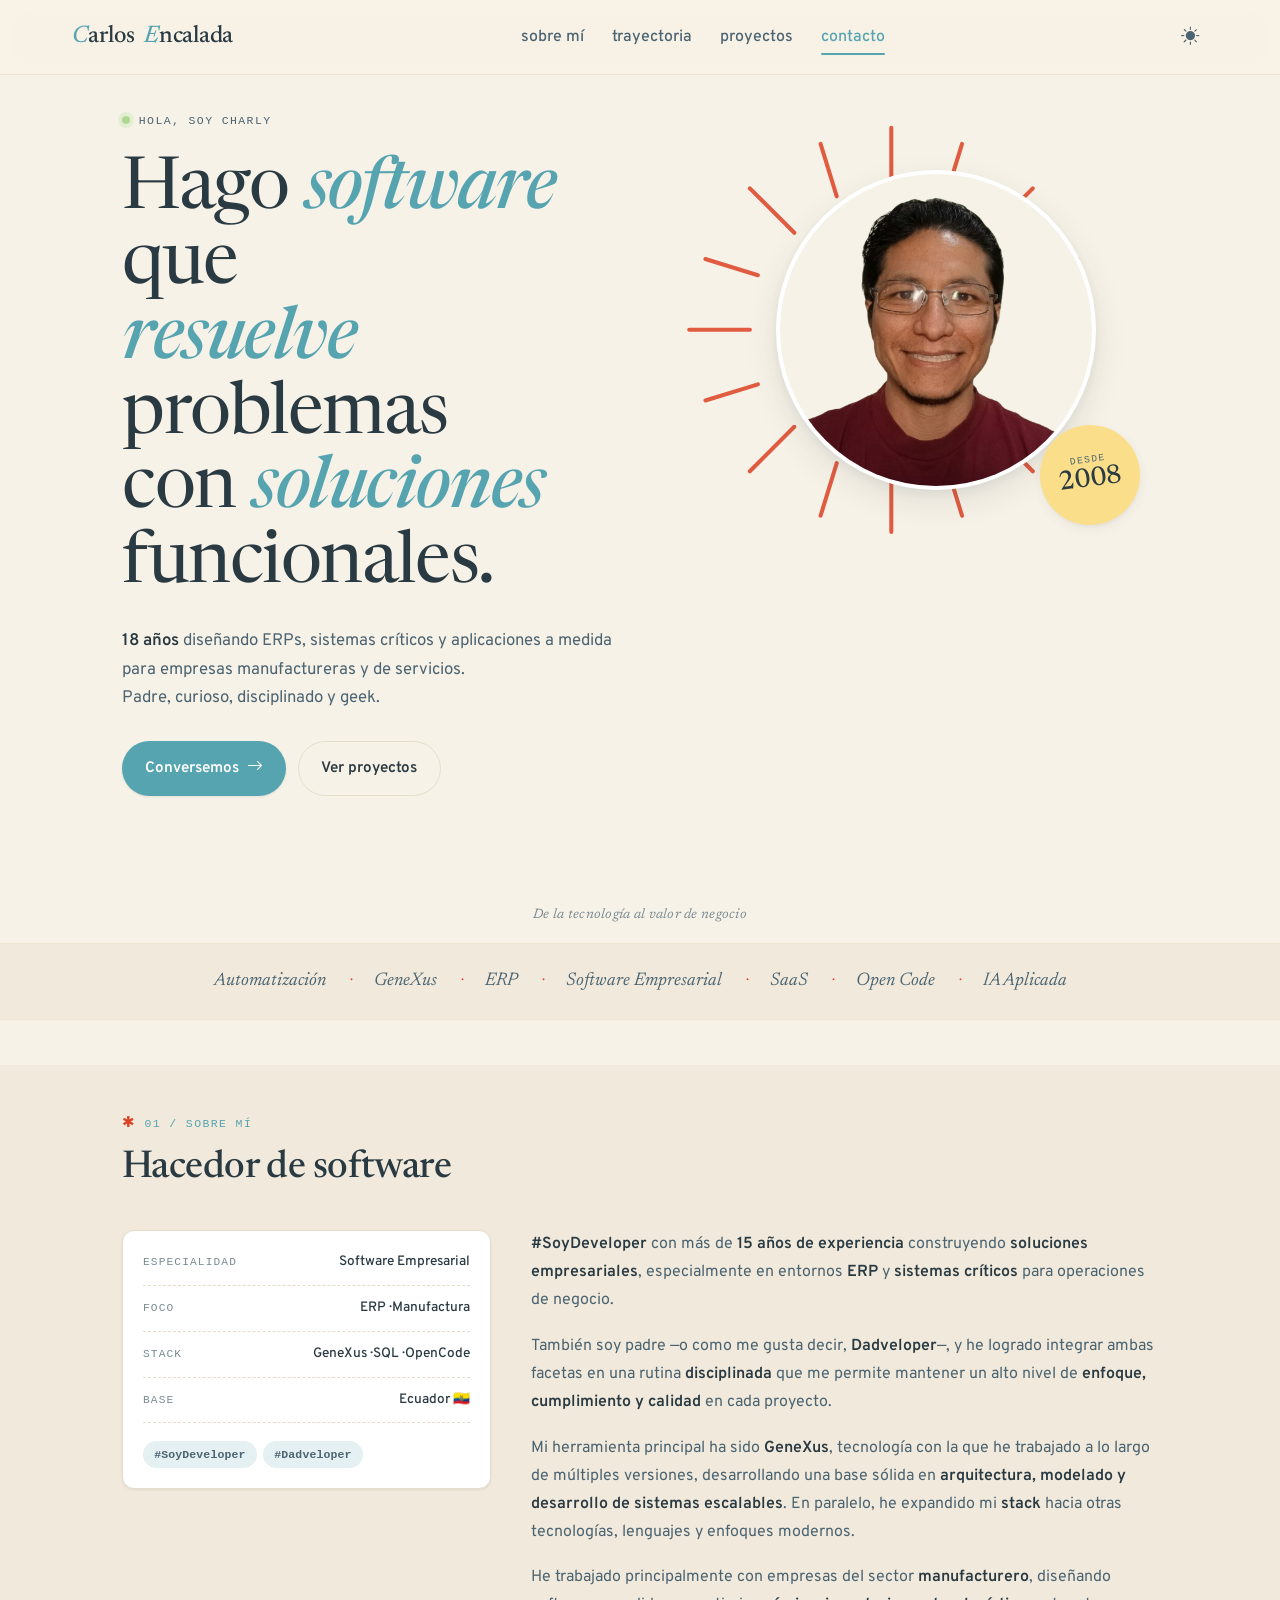
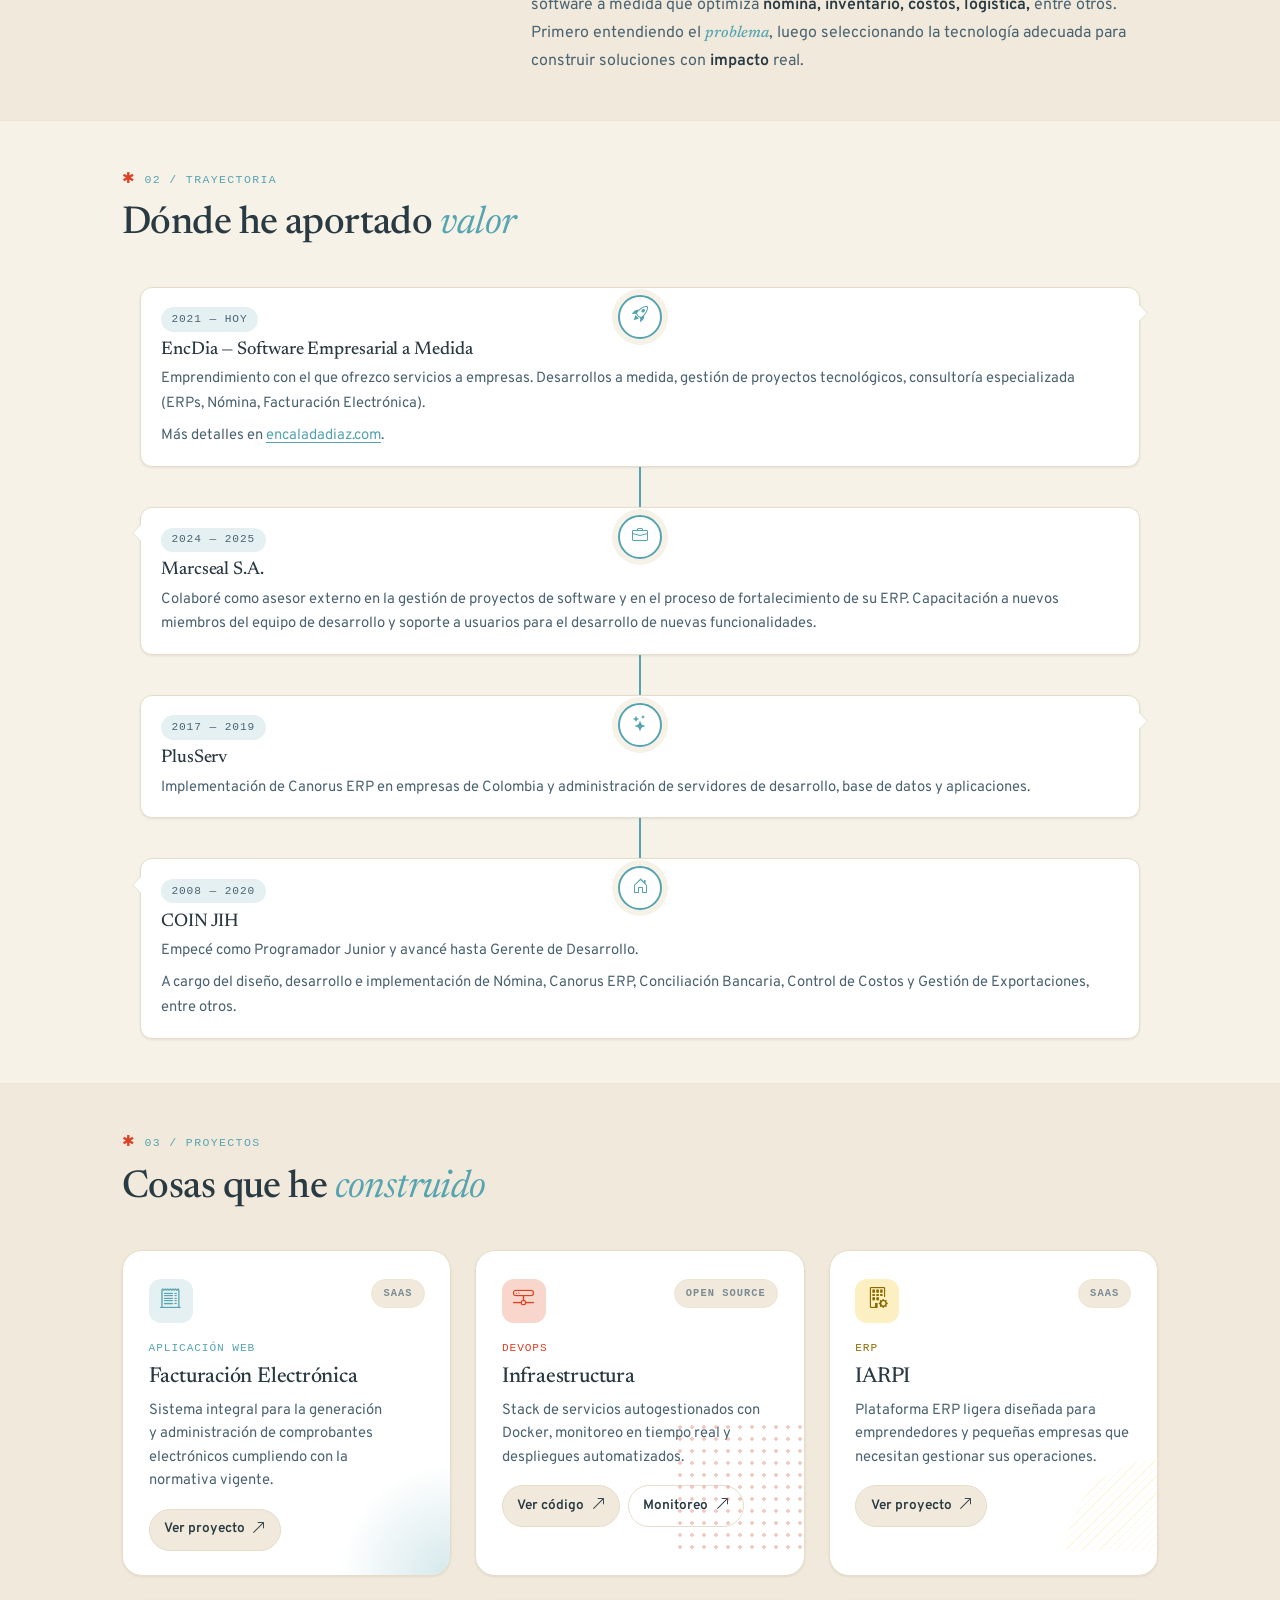
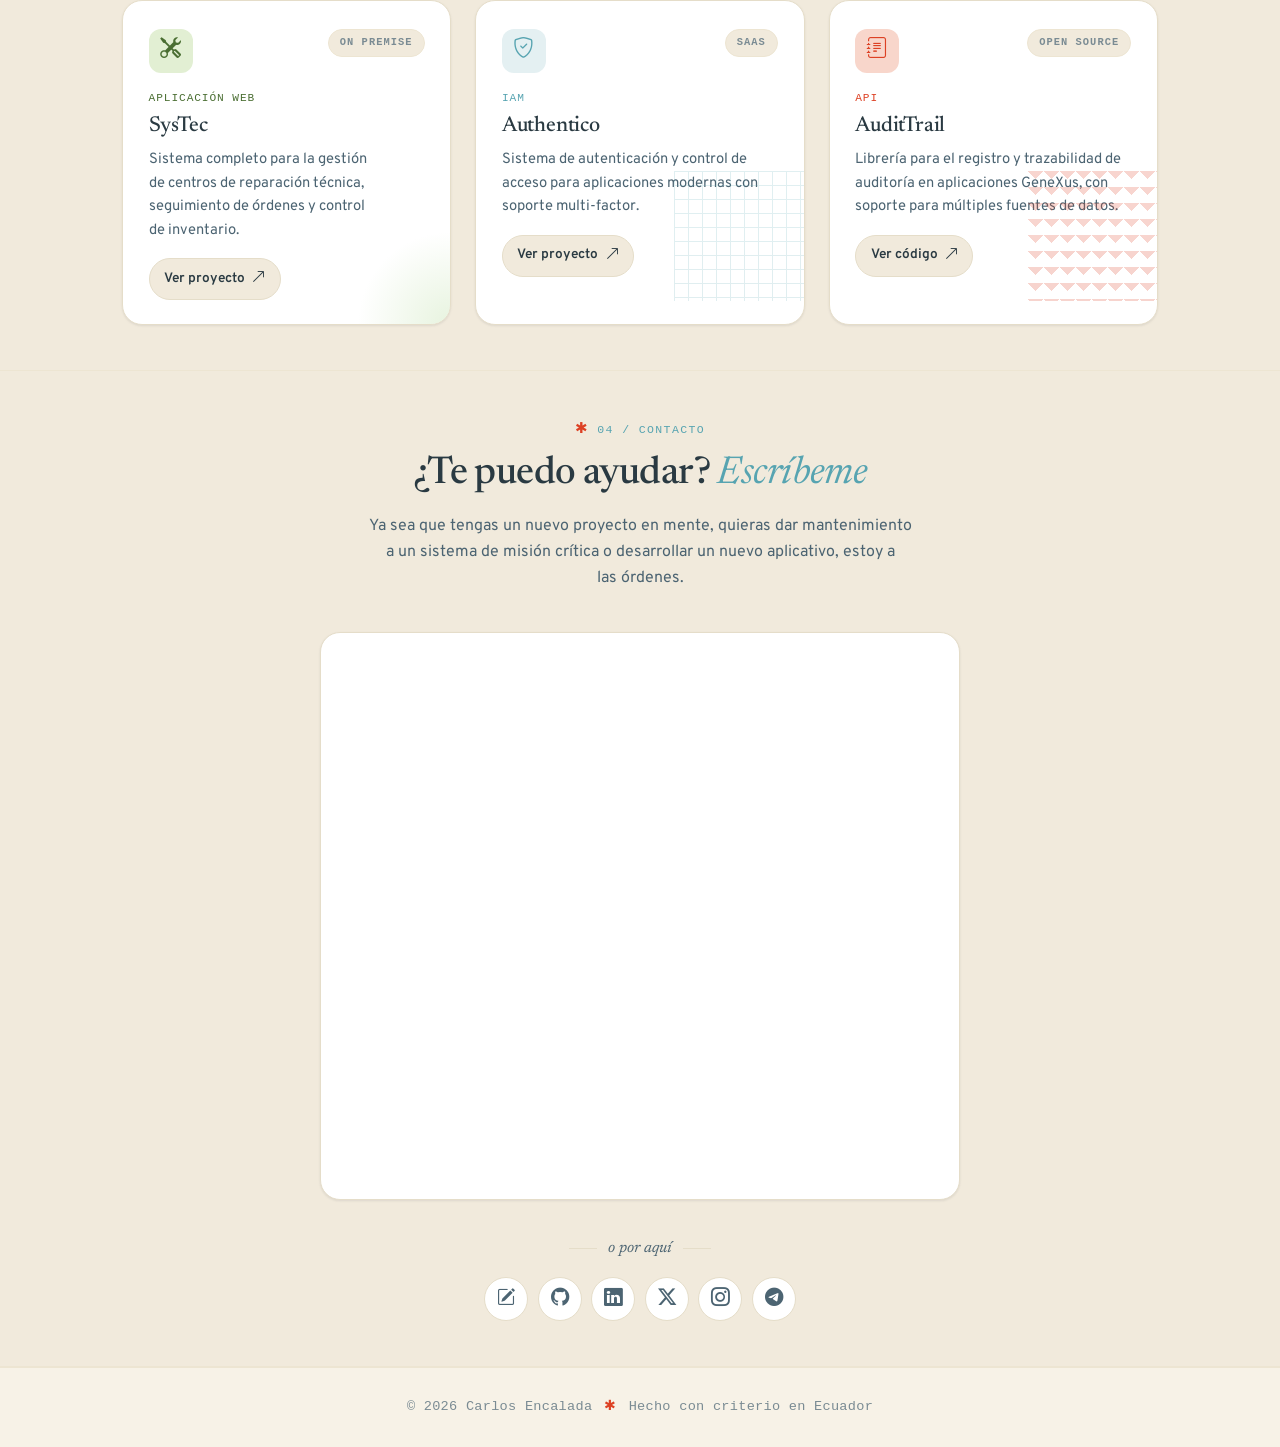
<file: index.html>
<!doctype html>
<html lang="es"><head>
  <meta charset="UTF-8">
  <meta name="viewport" content="width=device-width, initial-scale=1.0">
  <title>Carlos Encalada — Hacedor de Software</title>
  <meta name="description" content="Carlos Encalada — Hacedor de Software con 18+ años construyendo soluciones empresariales, ERPs y sistemas críticos para operaciones de negocio.">
  <link rel="icon" type="image/png" href="/favicon-96x96.png" sizes="96x96">
  <link rel="icon" type="image/svg+xml" href="/favicon.svg">
  <link rel="shortcut icon" href="/favicon.ico">
  <link rel="apple-touch-icon" sizes="180x180" href="/apple-touch-icon.png">
  <meta name="apple-mobile-web-app-title" content="Charly">
  <link rel="manifest" href="/site.webmanifest">
  <link rel="preconnect" href="https://fonts.googleapis.com">
  <link rel="preconnect" href="https://fonts.gstatic.com" crossorigin="">
  <link href="https://fonts.googleapis.com/css2?family=Newsreader:ital,opsz,wght@0,6..72,400;0,6..72,500;0,6..72,600;1,6..72,400;1,6..72,500&amp;family=Overpass:wght@300;400;500;600;700&amp;display=swap" rel="stylesheet">
  <link rel="stylesheet" href="https://cdn.jsdelivr.net/npm/bootstrap-icons@1.11.3/font/bootstrap-icons.css">
  <link rel="stylesheet" href="css/style.css">
</head>
<body>

  <header class="site-header">
    <div class="header-inner">
      <div class="header-branding">
        <button class="menu-toggle" id="menuToggle" aria-label="Abrir menú">
          <i class="bi bi-list"></i>
        </button>
        <a href="/" class="site-title">
          <span class="site-title-mark">C</span>arlos &nbsp;<span class="site-title-mark">E</span>ncalada
        </a>
        <button class="theme-toggle mobile-only" id="themeToggleMobile" aria-label="Cambiar tema">
          <i class="bi bi-brightness-high-fill"></i>
        </button>
      </div>
      <nav class="main-nav" id="mainNav">
        <ul class="nav-list">
          <li><a href="#about" class="nav-link">sobre mí</a></li>
          <li><a href="#experiences" class="nav-link">trayectoria</a></li>
          <li><a href="#projects" class="nav-link">proyectos</a></li>
          <li><a href="#contact" class="nav-link">contacto</a></li>
        </ul>
      </nav>
      <button class="theme-toggle desktop-only" id="themeToggleDesktop" aria-label="Cambiar tema">
        <i class="bi bi-brightness-high-fill"></i>
      </button>
    </div>
  </header>

  <main class="site-main">

    <!-- Hero -->
    <section class="section section-hero" aria-label="Introducción">
      <div class="container hero-container">
        <div class="hero-text">
          <span class="eyebrow">
            <span class="eyebrow-dot"></span>
            Hola, soy Charly
          </span>
          <h1 class="hero-title">
            Hago <em>software</em> que<br>
            <em>resuelve</em> problemas<br>
            con <em>soluciones</em> funcionales.
          </h1>
          <p class="hero-lede">
            <strong>18 años</strong> diseñando ERPs, sistemas críticos y aplicaciones a medida para empresas manufactureras y de servicios. <br>Padre, curioso, disciplinado y geek.
          </p>
          <div class="hero-cta">
            <a href="#contact" class="btn btn-primary">
              Conversemos
              <i class="bi bi-arrow-right"></i>
            </a>
            <a href="#projects" class="btn btn-ghost">
              Ver proyectos
            </a>
          </div>
        </div>
        <div class="hero-portrait">
          <svg class="hero-sunburst" viewBox="0 0 220 220" aria-hidden="true">
            <g fill="none" stroke="currentColor" stroke-width="2" stroke-linecap="round">
              <line x1="110" y1="10" x2="110" y2="40"></line>
              <line x1="110" y1="180" x2="110" y2="210"></line>
              <line x1="10" y1="110" x2="40" y2="110"></line>
              <line x1="180" y1="110" x2="210" y2="110"></line>
              <line x1="40" y1="40" x2="62" y2="62"></line>
              <line x1="158" y1="158" x2="180" y2="180"></line>
              <line x1="40" y1="180" x2="62" y2="158"></line>
              <line x1="158" y1="62" x2="180" y2="40"></line>
              <line x1="75" y1="18" x2="83" y2="44"></line>
              <line x1="137" y1="176" x2="145" y2="202"></line>
              <line x1="18" y1="75" x2="44" y2="83"></line>
              <line x1="176" y1="137" x2="202" y2="145"></line>
              <line x1="145" y1="18" x2="137" y2="44"></line>
              <line x1="83" y1="176" x2="75" y2="202"></line>
              <line x1="18" y1="145" x2="44" y2="137"></line>
              <line x1="176" y1="83" x2="202" y2="75"></line>
            </g>
          </svg>
          <div class="hero-portrait-frame">
            <img src="foto.png" alt="Foto de Carlos Encalada" class="hero-portrait-img">
          </div>
          <div class="hero-portrait-badge">
            <span class="badge-line">desde</span>
            <span class="badge-num">2008</span>
          </div>
        </div>
      </div>
      <p class="hero-strip-title">De la tecnología al valor de negocio</p>
      <div class="hero-strip hero-strip-desktop" aria-hidden="true">
        <span>Automatización</span>
        <span class="strip-dot">·</span>
        <span>GeneXus</span>
        <span class="strip-dot">·</span>
        <span>ERP</span>
        <span class="strip-dot">·</span>
        <span>Software Empresarial</span>
        <span class="strip-dot">·</span>
        <span>SaaS</span>
        <span class="strip-dot">·</span>
        <span>Open Code</span>
        <span class="strip-dot">·</span>
        <span>IA Aplicada</span>
      </div>
      <div class="hero-strip hero-strip-mobile" aria-hidden="true">
        <span>Automatización</span>
        <span>IA Aplicada</span>
        <span>GeneXus</span>
        <span>Open Code</span>
        <span>ERP</span>
        <span>SaaS</span>
        <span class="strip-center">Software Empresarial</span>
      </div>
    </section>

    <!-- About -->
    <section id="about" class="section section-about">
      <div class="container">
        <div class="section-head">
          <span class="section-index">01 / Sobre mí</span>
          <h2 class="section-title">Hacedor de software</h2>
        </div>
        <div class="about-grid">
          <aside class="about-aside">
            <div class="about-card">
              <div class="about-card-row">
                <span class="about-card-label">Especialidad</span>
                <span class="about-card-value">Software Empresarial</span>
              </div>
              <div class="about-card-row">
                <span class="about-card-label">Foco</span>
                <span class="about-card-value">ERP · Manufactura</span>
              </div>
              <div class="about-card-row">
                <span class="about-card-label">Stack</span>
                <span class="about-card-value">GeneXus · SQL · OpenCode</span>
              </div>
              <div class="about-card-row">
                <span class="about-card-label">Base</span>
                <span class="about-card-value">Ecuador 🇪🇨</span>
              </div>
              <div class="about-card-row about-card-row-tag">
                <span class="tag tag-teal">#SoyDeveloper</span>
                <span class="tag tag-teal">#Dadveloper</span>
              </div>
            </div>
          </aside>
          <div class="about-bio">
            <p>
              <strong>#SoyDeveloper</strong> con más de <strong>15 años de experiencia</strong> construyendo <strong>soluciones empresariales</strong>, especialmente en entornos <strong>ERP</strong> y <strong>sistemas críticos</strong> para operaciones de negocio.
            </p>
            <p>
              También soy padre —o como me gusta decir, <strong>Dadveloper</strong>—, y he logrado integrar ambas facetas en una rutina <strong>disciplinada</strong> que me permite mantener un alto nivel de <strong>enfoque, cumplimiento y calidad</strong> en cada proyecto.
            </p>
            <p>
              Mi herramienta principal ha sido <strong>GeneXus</strong>, tecnología con la que he trabajado a lo largo de múltiples versiones, desarrollando una base sólida en <strong>arquitectura, modelado y desarrollo de sistemas escalables</strong>. En paralelo, he expandido mi <strong>stack</strong> hacia otras tecnologías, lenguajes y enfoques modernos.
            </p>
            <p>
              He trabajado principalmente con empresas del sector <strong>manufacturero</strong>, diseñando software a medida que optimiza <strong>nómina, inventario, costos, logística, </strong> entre otros. Primero entendiendo el <em>problema</em>, luego seleccionando la tecnología adecuada para construir soluciones con <strong>impacto</strong> real.
            </p>
          </div>
        </div>
      </div>
    </section>

    <!-- Experience -->
    <section id="experiences" class="section section-experiences">
      <div class="container">
        <div class="section-head">
          <span class="section-index">02 / Trayectoria</span>
          <h2 class="section-title">Dónde he aportado <em>valor</em></h2>
        </div>
        <div class="timeline">
          <div class="timeline-line" aria-hidden="true"></div>

          <article class="timeline-item timeline-left">
            <div class="timeline-marker">
              <i class="bi bi-rocket-takeoff"></i>
            </div>
            <div class="timeline-card">
              <div class="timeline-arrow" aria-hidden="true"></div>
              <div class="timeline-content">
                <span class="timeline-date">2021 — hoy</span>
                <h3>EncDia — Software Empresarial a Medida</h3>
                <p>Emprendimiento con el que ofrezco servicios a empresas. Desarrollos a medida, gestión de proyectos tecnológicos, consultoría especializada (ERPs, Nómina, Facturación Electrónica).</p>
                <p>Más detalles en <a href="https://encaladadiaz.com" target="_blank" rel="noopener noreferrer">encaladadiaz.com</a>.</p>
              </div>
            </div>
          </article>

          <article class="timeline-item timeline-right">
            <div class="timeline-marker">
              <i class="bi bi-briefcase"></i>
            </div>
            <div class="timeline-card">
              <div class="timeline-arrow" aria-hidden="true"></div>
              <div class="timeline-content">
                <span class="timeline-date">2024 — 2025</span>
                <h3>Marcseal S.A.</h3>
                <p>Colaboré como asesor externo en la gestión de proyectos de software y en el proceso de fortalecimiento de su ERP. Capacitación a nuevos miembros del equipo de desarrollo y soporte a usuarios para el desarrollo de nuevas funcionalidades.</p>
              </div>
            </div>
          </article>

          <article class="timeline-item timeline-left">
            <div class="timeline-marker">
              <i class="bi bi-stars"></i>
            </div>
            <div class="timeline-card">
              <div class="timeline-arrow" aria-hidden="true"></div>
              <div class="timeline-content">
                <span class="timeline-date">2017 — 2019</span>
                <h3>PlusServ</h3>
                <p>Implementación de Canorus ERP en empresas de Colombia y administración de servidores de desarrollo, base de datos y aplicaciones.</p>
              </div>
            </div>
          </article>

          <article class="timeline-item timeline-right">
            <div class="timeline-marker">
              <i class="bi bi-house-door"></i>
            </div>
            <div class="timeline-card">
              <div class="timeline-arrow" aria-hidden="true"></div>
              <div class="timeline-content">
                <span class="timeline-date">2008 — 2020</span>
                <h3>COIN JIH</h3>
                <p>Empecé como Programador Junior y avancé hasta Gerente de Desarrollo.</p>
                <p>A cargo del diseño, desarrollo e implementación de Nómina, Canorus ERP, Conciliación Bancaria, Control de Costos y Gestión de Exportaciones, entre otros.</p>
              </div>
            </div>
          </article>
        </div>
      </div>
    </section>

    <!-- Projects -->
    <section id="projects" class="section section-projects">
      <div class="container">
        <div class="section-head">
          <span class="section-index">03 / Proyectos</span>
          <h2 class="section-title">Cosas que he <em>construido</em></h2>
        </div>
        <div class="projects-grid">

          <article class="project-card project-accent-teal">
            <div class="project-card-inner">
              <header class="project-card-top">
                <div class="project-icon">
                  <i class="bi bi-receipt-cutoff"></i>
                </div>
                <span class="project-status">SaaS</span>
              </header>
              <div class="project-card-body">
                <span class="project-category">Aplicación Web</span>
                <h3>Facturación Electrónica</h3>
                <p>Sistema integral para la generación y administración de comprobantes electrónicos cumpliendo con la normativa vigente.</p>
              </div>
              <footer class="project-card-footer">
                <a class="project-link" href="https://facturacion.encaladadiaz.com/" target="_blank" rel="noopener noreferrer">
                  Ver proyecto
                  <i class="bi bi-arrow-up-right"></i>
                </a>
              </footer>
              <div class="project-decoration decoration-waves" aria-hidden="true"></div>
            </div>
          </article>

          <article class="project-card project-accent-coral">
            <div class="project-card-inner">
              <header class="project-card-top">
                <div class="project-icon">
                  <i class="bi bi-hdd-network"></i>
                </div>
                <span class="project-status">Open Source</span>
              </header>
              <div class="project-card-body">
                <span class="project-category">DevOps</span>
                <h3>Infraestructura</h3>
                <p>Stack de servicios autogestionados con Docker, monitoreo en tiempo real y despliegues automatizados.</p>
              </div>
              <footer class="project-card-footer">
                <a class="project-link" href="https://gitlab.com/karloskode/infraestructura-encdia" target="_blank" rel="noopener noreferrer">
                  Ver código
                  <i class="bi bi-arrow-up-right"></i>
                </a>
                <a class="project-link project-link-ghost" href="https://monitor.encaladadiaz.com/" target="_blank" rel="noopener noreferrer">
                  Monitoreo
                  <i class="bi bi-arrow-up-right"></i>
                </a>
              </footer>
              <div class="project-decoration decoration-dots" aria-hidden="true"></div>
            </div>
          </article>

          <article class="project-card project-accent-yellow">
            <div class="project-card-inner">
              <header class="project-card-top">
                <div class="project-icon">
                  <i class="bi bi-building-gear"></i>
                </div>
                <span class="project-status">SaaS</span>
              </header>
              <div class="project-card-body">
                <span class="project-category">ERP</span>
                <h3>IARPI</h3>
                <p>Plataforma ERP ligera diseñada para emprendedores y pequeñas empresas que necesitan gestionar sus operaciones.</p>
              </div>
              <footer class="project-card-footer">
                <a class="project-link" href="https://app.iarpi.ec/login?encdia" target="_blank" rel="noopener noreferrer">
                  Ver proyecto
                  <i class="bi bi-arrow-up-right"></i>
                </a>
              </footer>
              <div class="project-decoration decoration-lines" aria-hidden="true"></div>
            </div>
          </article>

          <article class="project-card project-accent-green">
            <div class="project-card-inner">
              <header class="project-card-top">
                <div class="project-icon">
                  <i class="bi bi-tools"></i>
                </div>
                <span class="project-status">On Premise</span>
              </header>
              <div class="project-card-body">
                <span class="project-category">Aplicación Web</span>
                <h3>SysTec</h3>
                <p>Sistema completo para la gestión de centros de reparación técnica, seguimiento de órdenes y control de inventario.</p>
              </div>
              <footer class="project-card-footer">
                <a class="project-link" href="https://facturacion.encaladadiaz.com/encdia/login.aspx" target="_blank" rel="noopener noreferrer">
                  Ver proyecto
                  <i class="bi bi-arrow-up-right"></i>
                </a>
              </footer>
              <div class="project-decoration decoration-circles" aria-hidden="true"></div>
            </div>
          </article>

          <article class="project-card project-accent-teal">
            <div class="project-card-inner">
              <header class="project-card-top">
                <div class="project-icon">
                  <i class="bi bi-shield-check"></i>
                </div>
                <span class="project-status">SaaS</span>
              </header>
              <div class="project-card-body">
                <span class="project-category">IAM</span>
                <h3>Authentico</h3>
                <p>Sistema de autenticación y control de acceso para aplicaciones modernas con soporte multi-factor.</p>
              </div>
              <footer class="project-card-footer">
                <a class="project-link" href="https://authentico.app/" target="_blank" rel="noopener noreferrer">
                  Ver proyecto
                  <i class="bi bi-arrow-up-right"></i>
                </a>
              </footer>
              <div class="project-decoration decoration-grid" aria-hidden="true"></div>
            </div>
          </article>

          <article class="project-card project-accent-coral">
            <div class="project-card-inner">
              <header class="project-card-top">
                <div class="project-icon">
                  <i class="bi bi-journal-text"></i>
                </div>
                <span class="project-status">Open Source</span>
              </header>
              <div class="project-card-body">
                <span class="project-category">API</span>
                <h3>AuditTrail</h3>
                <p>Librería para el registro y trazabilidad de auditoría en aplicaciones GeneXus, con soporte para múltiples fuentes de datos.</p>
              </div>
              <footer class="project-card-footer">
                <a class="project-link" href="https://gitlab.com/ed_open/audit-trail" target="_blank" rel="noopener noreferrer">
                  Ver código
                  <i class="bi bi-arrow-up-right"></i>
                </a>
              </footer>
              <div class="project-decoration decoration-zigzag" aria-hidden="true"></div>
            </div>
          </article>

        </div>
      </div>
    </section>

    <!-- Contact -->
    <section id="contact" class="section section-contact">
      <div class="container">
        <div class="section-head section-head-center">
          <span class="section-index">04 / Contacto</span>
          <h2 class="section-title">¿Te puedo ayudar? <em>Escríbeme</em></h2>
          <p class="section-lede">
            Ya sea que tengas un nuevo proyecto en mente, quieras dar mantenimiento a un sistema de misión crítica o desarrollar un nuevo aplicativo, estoy a las órdenes.
          </p>
        </div>
        <div class="contact-form">
          <iframe src="https://tally.so/embed/3jRBR3?hideTitle=1" width="100%" height="550" frameborder="0" marginheight="0" marginwidth="0" title="Formulario de contacto"></iframe>
        </div>
        <div class="social-block">
          <span class="social-label">o por aquí</span>
          <div class="social-links">
            <a href="https://blog.karlosencalada.dev/" target="_blank" rel="noopener noreferrer" title="Blog" aria-label="Blog">
              <i class="bi bi-pencil-square"></i>
            </a>
            <a href="https://github.com/skcode7" target="_blank" rel="noopener noreferrer" title="Github" aria-label="GitHub">
              <i class="bi bi-github"></i>
            </a>
            <a href="https://www.linkedin.com/in/carlos-encalada-4830b383/" target="_blank" rel="noopener noreferrer" title="LinkedIn" aria-label="LinkedIn">
              <i class="bi bi-linkedin"></i>
            </a>
            <a href="https://twitter.com/karlosrocker" target="_blank" rel="noopener noreferrer" title="X" aria-label="X (Twitter)">
              <i class="bi bi-twitter-x"></i>
            </a>
            <a href="https://www.instagram.com/soy.charly_/" target="_blank" rel="noopener noreferrer" title="Instagram" aria-label="Instagram">
              <i class="bi bi-instagram"></i>
            </a>
            <a href="https://t.me/CharlyDev" target="_blank" rel="noopener noreferrer" title="Telegram" aria-label="Telegram">
              <i class="bi bi-telegram"></i>
            </a>
          </div>
        </div>
      </div>
    </section>

    <footer class="site-footer">
      <div class="container footer-inner">
        <span>© <span id="footerYear">2026</span> Carlos Encalada</span>
        <span class="footer-sep">✱</span>
        <span>Hecho con criterio en Ecuador</span>
      </div>
    </footer>

  </main>

  <script src="js/app.js"></script>


</body></html>
</file>
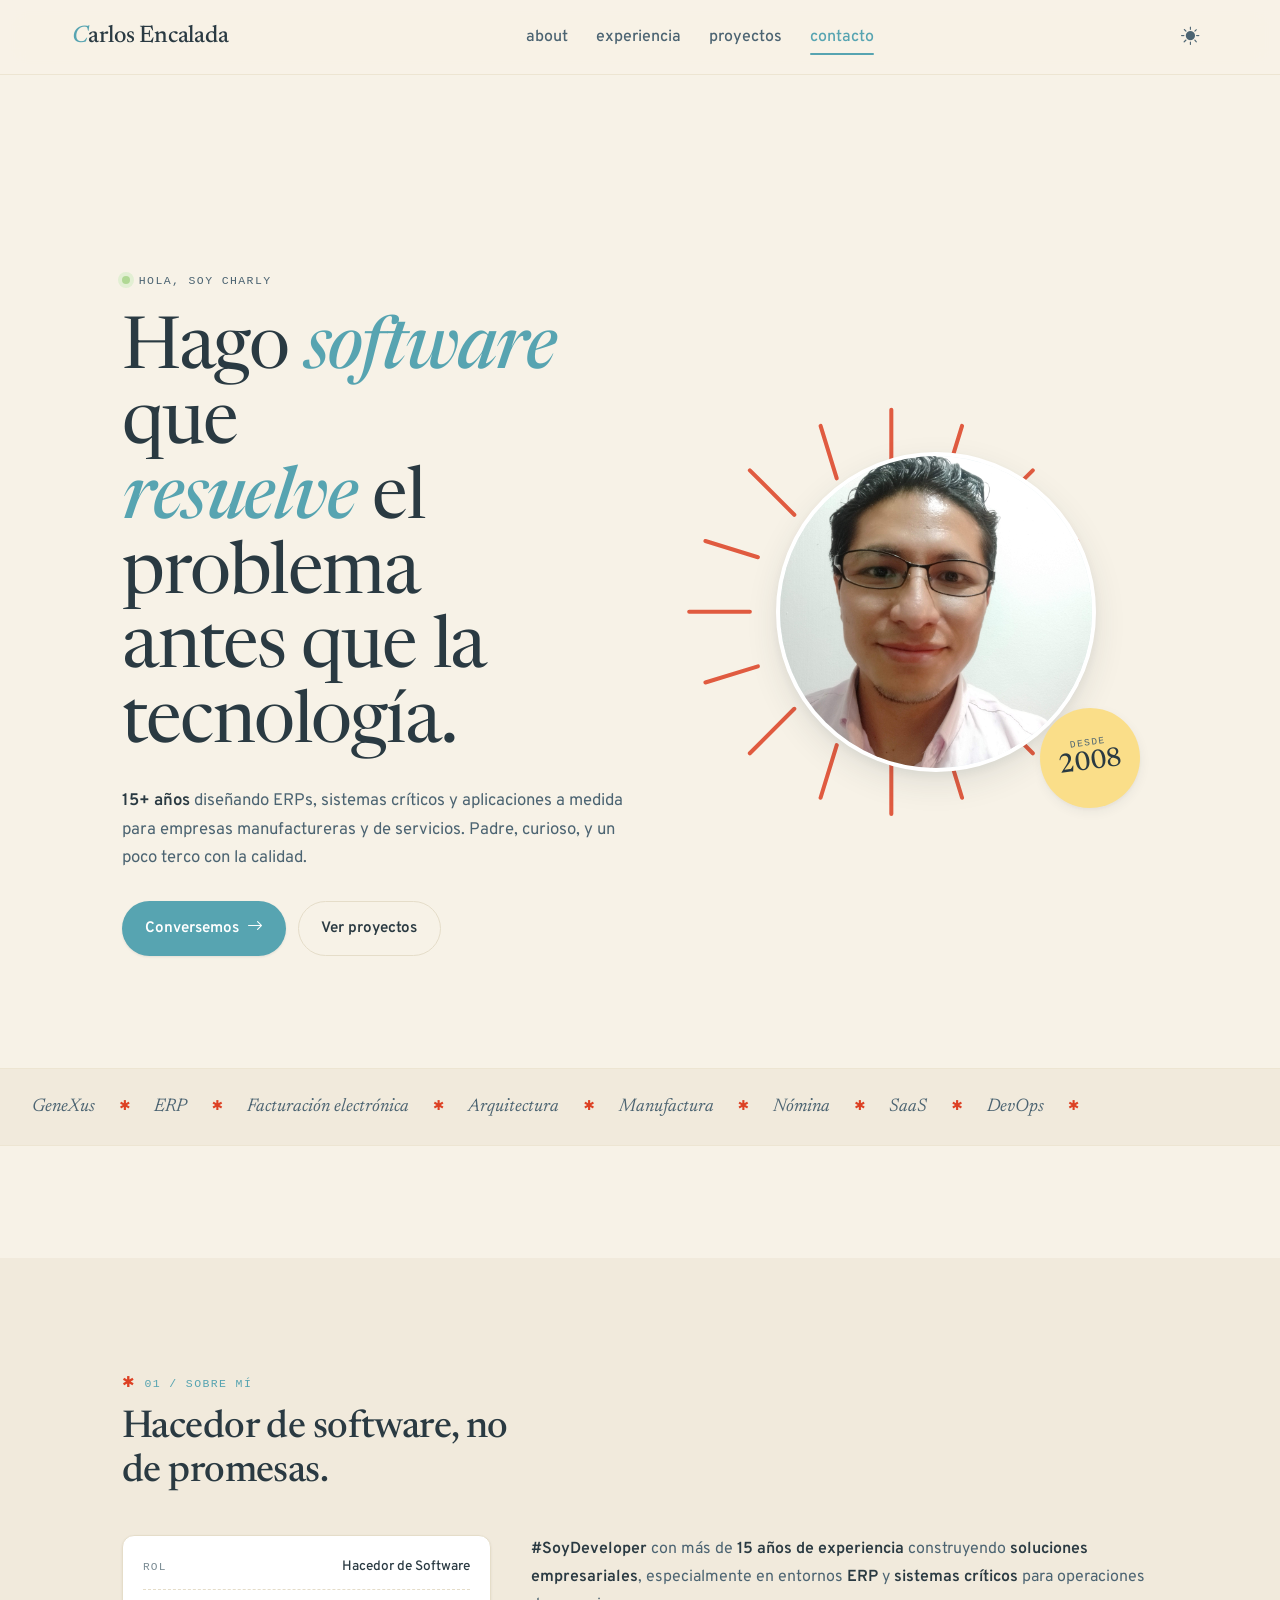
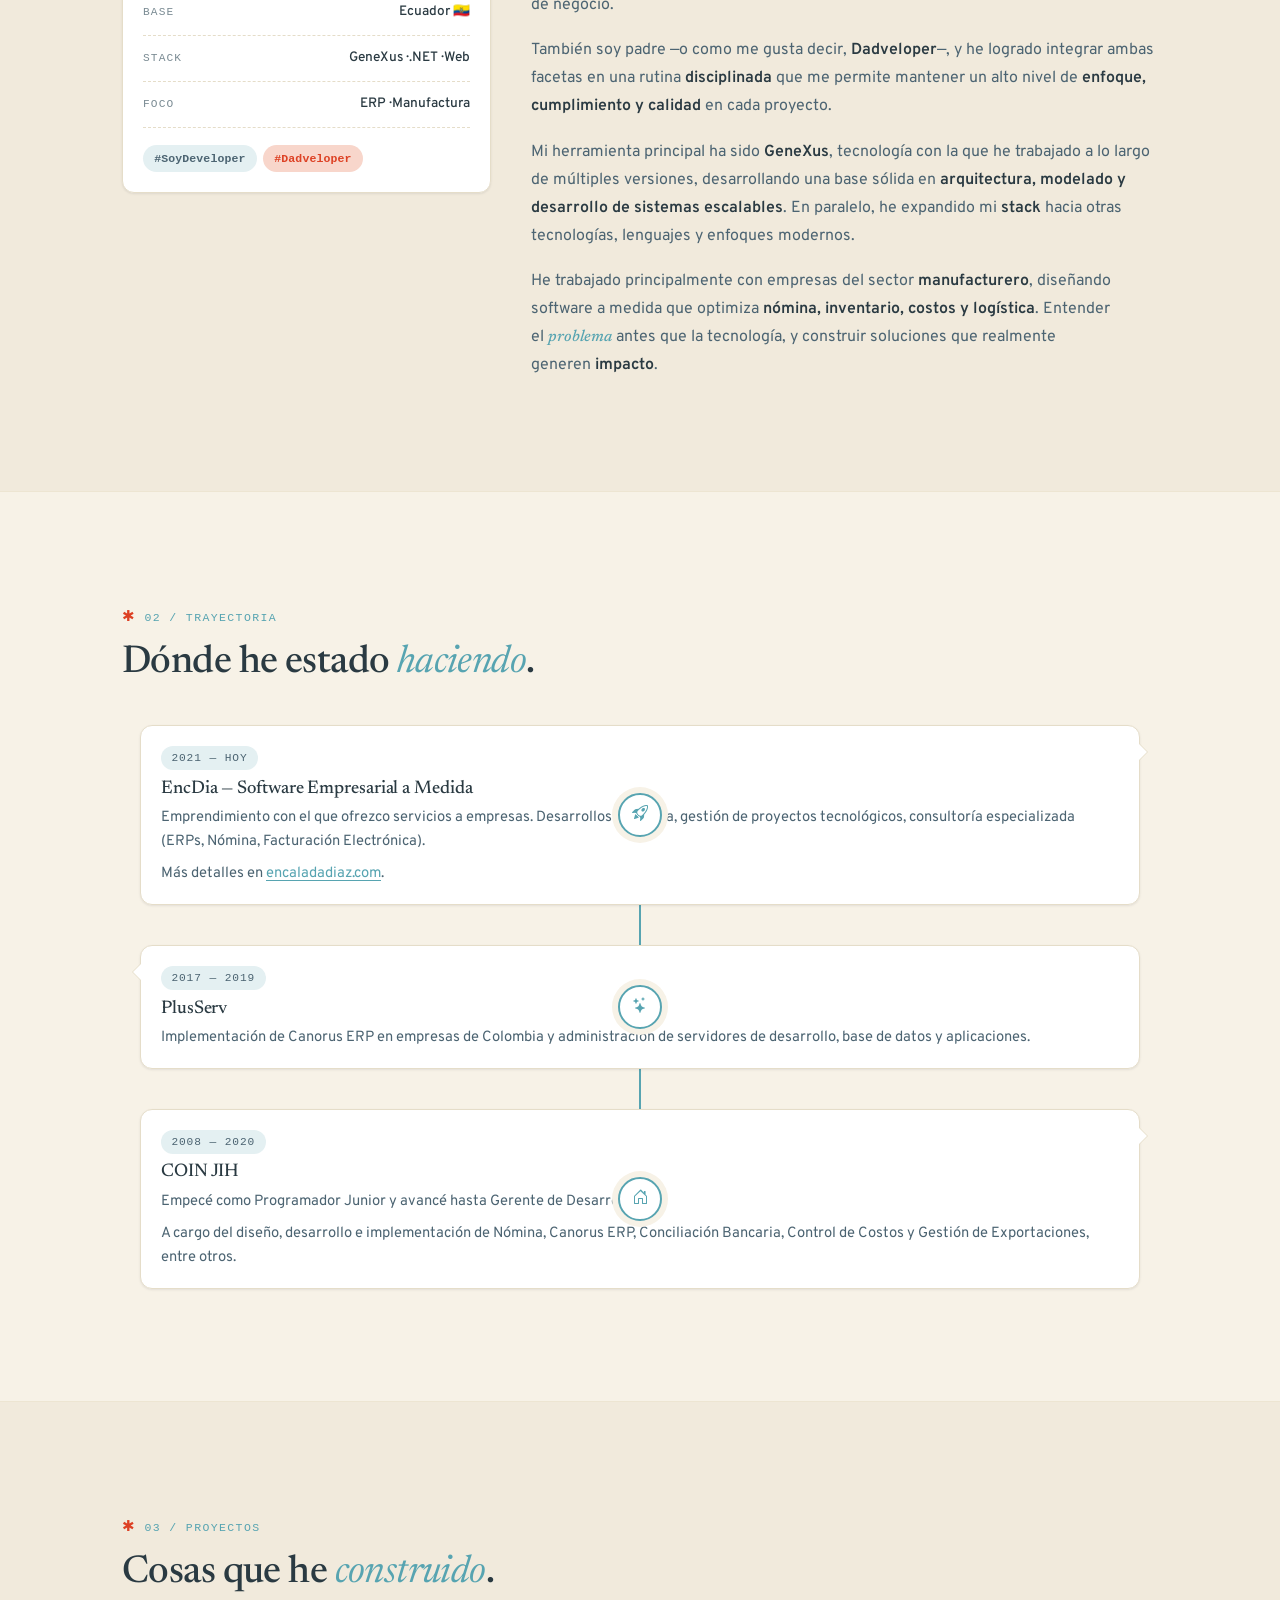
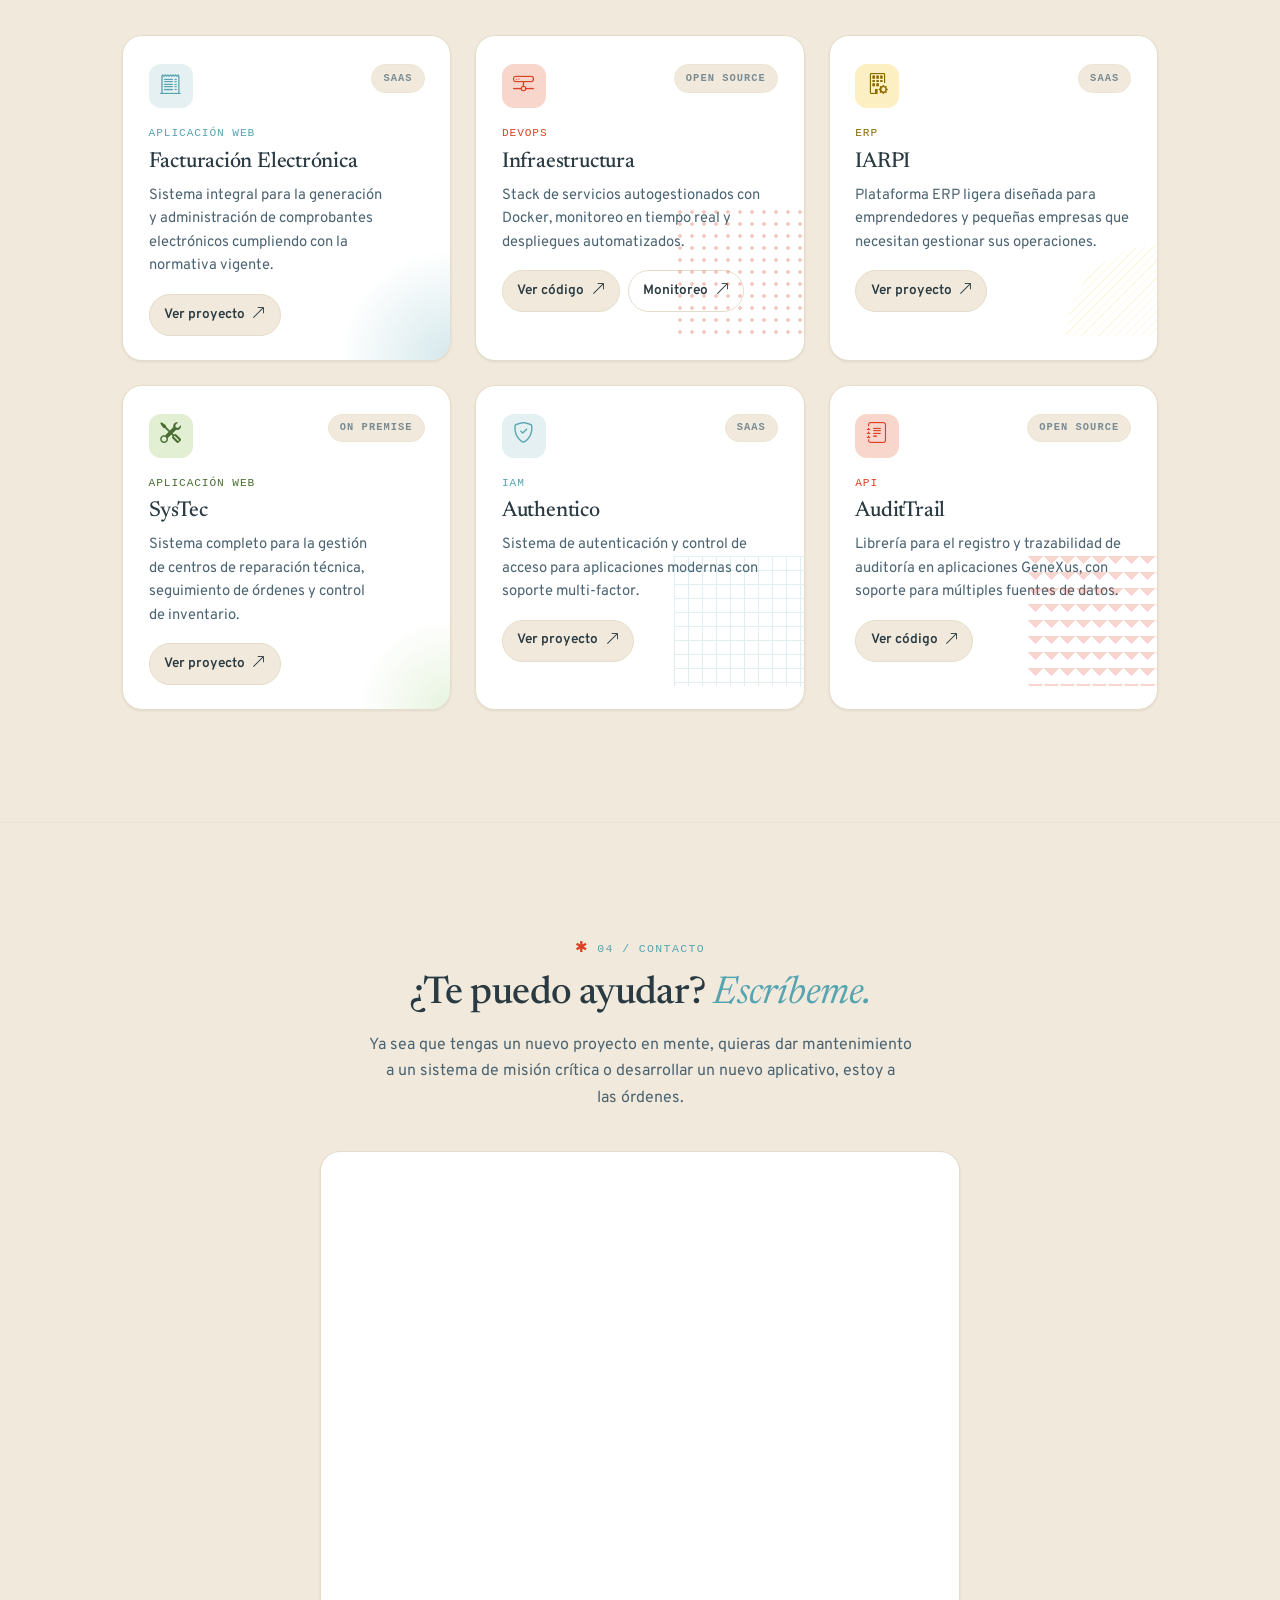
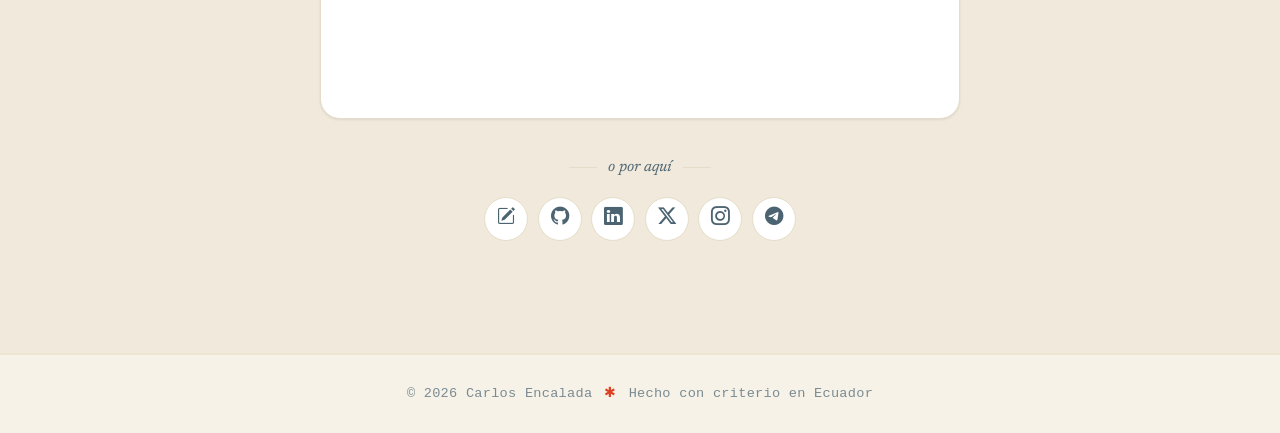
<file: opendesign/index.html>
<!doctype html>
<html lang="es"><head>
  <meta charset="UTF-8">
  <meta name="viewport" content="width=device-width, initial-scale=1.0">
  <title>Carlos Encalada — Hacedor de Software</title>
  <meta name="description" content="Carlos Encalada — Hacedor de Software con 15+ años construyendo soluciones empresariales, ERPs y sistemas críticos para operaciones de negocio.">
  <link rel="icon" type="image/png" href="favicon.png">
  <link rel="preconnect" href="https://fonts.googleapis.com">
  <link rel="preconnect" href="https://fonts.gstatic.com" crossorigin="">
  <link href="https://fonts.googleapis.com/css2?family=Newsreader:ital,opsz,wght@0,6..72,400;0,6..72,500;0,6..72,600;1,6..72,400;1,6..72,500&amp;family=Overpass:wght@300;400;500;600;700&amp;display=swap" rel="stylesheet">
  <link rel="stylesheet" href="https://cdn.jsdelivr.net/npm/bootstrap-icons@1.11.3/font/bootstrap-icons.css">
  <link rel="stylesheet" href="css/style.css">
</head>
<body>

  <header class="site-header">
    <div class="header-inner">
      <div class="header-branding">
        <button class="menu-toggle" id="menuToggle" aria-label="Abrir menú">
          <i class="bi bi-list"></i>
        </button>
        <a href="./" class="site-title">
          <span class="site-title-mark">C</span><span class="site-title-rest">arlos Encalada</span>
        </a>
        <button class="theme-toggle mobile-only" id="themeToggleMobile" aria-label="Cambiar tema">
          <i class="bi bi-brightness-high-fill"></i>
        </button>
      </div>
      <nav class="main-nav" id="mainNav">
        <ul class="nav-list">
          <li><a href="#about" class="nav-link">about</a></li>
          <li><a href="#experiences" class="nav-link">experiencia</a></li>
          <li><a href="#projects" class="nav-link">proyectos</a></li>
          <li><a href="#contact" class="nav-link">contacto</a></li>
        </ul>
      </nav>
      <button class="theme-toggle desktop-only" id="themeToggleDesktop" aria-label="Cambiar tema">
        <i class="bi bi-brightness-high-fill"></i>
      </button>
    </div>
  </header>

  <main class="site-main">

    <!-- Hero -->
    <section class="section section-hero" aria-label="Introducción">
      <div class="container hero-container">
        <div class="hero-text">
          <span class="eyebrow">
            <span class="eyebrow-dot"></span>
            Hola, soy Charly
          </span>
          <h1 class="hero-title">
            Hago <em>software</em> que<br>
            <em>resuelve</em> el problema<br>
            antes que la tecnología.
          </h1>
          <p class="hero-lede">
            <strong>15+ años</strong> diseñando ERPs, sistemas críticos y aplicaciones a medida para empresas manufactureras y de servicios. Padre, curioso, y un poco terco con la calidad.
          </p>
          <div class="hero-cta">
            <a href="#contact" class="btn btn-primary">
              Conversemos
              <i class="bi bi-arrow-right"></i>
            </a>
            <a href="#projects" class="btn btn-ghost">
              Ver proyectos
            </a>
          </div>
        </div>
        <div class="hero-portrait">
          <svg class="hero-sunburst" viewBox="0 0 220 220" aria-hidden="true">
            <g fill="none" stroke="currentColor" stroke-width="2" stroke-linecap="round">
              <line x1="110" y1="10" x2="110" y2="40"></line>
              <line x1="110" y1="180" x2="110" y2="210"></line>
              <line x1="10" y1="110" x2="40" y2="110"></line>
              <line x1="180" y1="110" x2="210" y2="110"></line>
              <line x1="40" y1="40" x2="62" y2="62"></line>
              <line x1="158" y1="158" x2="180" y2="180"></line>
              <line x1="40" y1="180" x2="62" y2="158"></line>
              <line x1="158" y1="62" x2="180" y2="40"></line>
              <line x1="75" y1="18" x2="83" y2="44"></line>
              <line x1="137" y1="176" x2="145" y2="202"></line>
              <line x1="18" y1="75" x2="44" y2="83"></line>
              <line x1="176" y1="137" x2="202" y2="145"></line>
              <line x1="145" y1="18" x2="137" y2="44"></line>
              <line x1="83" y1="176" x2="75" y2="202"></line>
              <line x1="18" y1="145" x2="44" y2="137"></line>
              <line x1="176" y1="83" x2="202" y2="75"></line>
            </g>
          </svg>
          <div class="hero-portrait-frame">
            <img src="foto.jpg" alt="Foto de Carlos Encalada" class="hero-portrait-img">
          </div>
          <div class="hero-portrait-badge">
            <span class="badge-line">desde</span>
            <span class="badge-num">2008</span>
          </div>
        </div>
      </div>
      <div class="hero-strip" aria-hidden="true">
        <span>GeneXus</span>
        <span class="strip-dot">✱</span>
        <span>ERP</span>
        <span class="strip-dot">✱</span>
        <span>Facturación electrónica</span>
        <span class="strip-dot">✱</span>
        <span>Arquitectura</span>
        <span class="strip-dot">✱</span>
        <span>Manufactura</span>
        <span class="strip-dot">✱</span>
        <span>Nómina</span>
        <span class="strip-dot">✱</span>
        <span>SaaS</span>
        <span class="strip-dot">✱</span>
        <span>DevOps</span>
        <span class="strip-dot">✱</span>
      </div>
    </section>

    <!-- About -->
    <section id="about" class="section section-about">
      <div class="container">
        <div class="section-head">
          <span class="section-index">01 / Sobre mí</span>
          <h2 class="section-title">Hacedor de software, no de promesas.</h2>
        </div>
        <div class="about-grid">
          <aside class="about-aside">
            <div class="about-card">
              <div class="about-card-row">
                <span class="about-card-label">Rol</span>
                <span class="about-card-value">Hacedor de Software</span>
              </div>
              <div class="about-card-row">
                <span class="about-card-label">Base</span>
                <span class="about-card-value">Ecuador 🇪🇨</span>
              </div>
              <div class="about-card-row">
                <span class="about-card-label">Stack</span>
                <span class="about-card-value">GeneXus · .NET · Web</span>
              </div>
              <div class="about-card-row">
                <span class="about-card-label">Foco</span>
                <span class="about-card-value">ERP · Manufactura</span>
              </div>
              <div class="about-card-row about-card-row-tag">
                <span class="tag tag-teal">#SoyDeveloper</span>
                <span class="tag tag-coral">#Dadveloper</span>
              </div>
            </div>
          </aside>
          <div class="about-bio">
            <p>
              <strong>#SoyDeveloper</strong> con más de <strong>15 años de experiencia</strong> construyendo <strong>soluciones empresariales</strong>, especialmente en entornos <strong>ERP</strong> y <strong>sistemas críticos</strong> para operaciones de negocio.
            </p>
            <p>
              También soy padre —o como me gusta decir, <strong>Dadveloper</strong>—, y he logrado integrar ambas facetas en una rutina <strong>disciplinada</strong> que me permite mantener un alto nivel de <strong>enfoque, cumplimiento y calidad</strong> en cada proyecto.
            </p>
            <p>
              Mi herramienta principal ha sido <strong>GeneXus</strong>, tecnología con la que he trabajado a lo largo de múltiples versiones, desarrollando una base sólida en <strong>arquitectura, modelado y desarrollo de sistemas escalables</strong>. En paralelo, he expandido mi <strong>stack</strong> hacia otras tecnologías, lenguajes y enfoques modernos.
            </p>
            <p>
              He trabajado principalmente con empresas del sector <strong>manufacturero</strong>, diseñando software a medida que optimiza <strong>nómina, inventario, costos y logística</strong>. Entender el <em>problema</em> antes que la tecnología, y construir soluciones que realmente generen <strong>impacto</strong>.
            </p>
          </div>
        </div>
      </div>
    </section>

    <!-- Experience -->
    <section id="experiences" class="section section-experiences">
      <div class="container">
        <div class="section-head">
          <span class="section-index">02 / Trayectoria</span>
          <h2 class="section-title">Dónde he estado <em>haciendo</em>.</h2>
        </div>
        <div class="timeline">
          <div class="timeline-line" aria-hidden="true"></div>

          <article class="timeline-item timeline-left">
            <div class="timeline-marker">
              <i class="bi bi-rocket-takeoff"></i>
            </div>
            <div class="timeline-card">
              <div class="timeline-arrow" aria-hidden="true"></div>
              <div class="timeline-content">
                <span class="timeline-date">2021 — hoy</span>
                <h3>EncDia — Software Empresarial a Medida</h3>
                <p>Emprendimiento con el que ofrezco servicios a empresas. Desarrollos a medida, gestión de proyectos tecnológicos, consultoría especializada (ERPs, Nómina, Facturación Electrónica).</p>
                <p>Más detalles en <a href="https://encaladadiaz.com" target="_blank" rel="noopener noreferrer">encaladadiaz.com</a>.</p>
              </div>
            </div>
          </article>

          <article class="timeline-item timeline-right">
            <div class="timeline-marker">
              <i class="bi bi-stars"></i>
            </div>
            <div class="timeline-card">
              <div class="timeline-arrow" aria-hidden="true"></div>
              <div class="timeline-content">
                <span class="timeline-date">2017 — 2019</span>
                <h3>PlusServ</h3>
                <p>Implementación de Canorus ERP en empresas de Colombia y administración de servidores de desarrollo, base de datos y aplicaciones.</p>
              </div>
            </div>
          </article>

          <article class="timeline-item timeline-left">
            <div class="timeline-marker">
              <i class="bi bi-house-door"></i>
            </div>
            <div class="timeline-card">
              <div class="timeline-arrow" aria-hidden="true"></div>
              <div class="timeline-content">
                <span class="timeline-date">2008 — 2020</span>
                <h3>COIN JIH</h3>
                <p>Empecé como Programador Junior y avancé hasta Gerente de Desarrollo.</p>
                <p>A cargo del diseño, desarrollo e implementación de Nómina, Canorus ERP, Conciliación Bancaria, Control de Costos y Gestión de Exportaciones, entre otros.</p>
              </div>
            </div>
          </article>
        </div>
      </div>
    </section>

    <!-- Projects -->
    <section id="projects" class="section section-projects">
      <div class="container">
        <div class="section-head">
          <span class="section-index">03 / Proyectos</span>
          <h2 class="section-title">Cosas que he <em>construido</em>.</h2>
        </div>
        <div class="projects-grid">

          <article class="project-card project-accent-teal">
            <div class="project-card-inner">
              <header class="project-card-top">
                <div class="project-icon">
                  <i class="bi bi-receipt-cutoff"></i>
                </div>
                <span class="project-status">SaaS</span>
              </header>
              <div class="project-card-body">
                <span class="project-category">Aplicación Web</span>
                <h3>Facturación Electrónica</h3>
                <p>Sistema integral para la generación y administración de comprobantes electrónicos cumpliendo con la normativa vigente.</p>
              </div>
              <footer class="project-card-footer">
                <a class="project-link" href="https://facturacion.encaladadiaz.com/" target="_blank" rel="noopener noreferrer">
                  Ver proyecto
                  <i class="bi bi-arrow-up-right"></i>
                </a>
              </footer>
              <div class="project-decoration decoration-waves" aria-hidden="true"></div>
            </div>
          </article>

          <article class="project-card project-accent-coral">
            <div class="project-card-inner">
              <header class="project-card-top">
                <div class="project-icon">
                  <i class="bi bi-hdd-network"></i>
                </div>
                <span class="project-status">Open Source</span>
              </header>
              <div class="project-card-body">
                <span class="project-category">DevOps</span>
                <h3>Infraestructura</h3>
                <p>Stack de servicios autogestionados con Docker, monitoreo en tiempo real y despliegues automatizados.</p>
              </div>
              <footer class="project-card-footer">
                <a class="project-link" href="https://gitlab.com/karloskode/infraestructura-encdia" target="_blank" rel="noopener noreferrer">
                  Ver código
                  <i class="bi bi-arrow-up-right"></i>
                </a>
                <a class="project-link project-link-ghost" href="https://monitor.encaladadiaz.com/" target="_blank" rel="noopener noreferrer">
                  Monitoreo
                  <i class="bi bi-arrow-up-right"></i>
                </a>
              </footer>
              <div class="project-decoration decoration-dots" aria-hidden="true"></div>
            </div>
          </article>

          <article class="project-card project-accent-yellow">
            <div class="project-card-inner">
              <header class="project-card-top">
                <div class="project-icon">
                  <i class="bi bi-building-gear"></i>
                </div>
                <span class="project-status">SaaS</span>
              </header>
              <div class="project-card-body">
                <span class="project-category">ERP</span>
                <h3>IARPI</h3>
                <p>Plataforma ERP ligera diseñada para emprendedores y pequeñas empresas que necesitan gestionar sus operaciones.</p>
              </div>
              <footer class="project-card-footer">
                <a class="project-link" href="https://app.iarpi.ec/login?encdia" target="_blank" rel="noopener noreferrer">
                  Ver proyecto
                  <i class="bi bi-arrow-up-right"></i>
                </a>
              </footer>
              <div class="project-decoration decoration-lines" aria-hidden="true"></div>
            </div>
          </article>

          <article class="project-card project-accent-green">
            <div class="project-card-inner">
              <header class="project-card-top">
                <div class="project-icon">
                  <i class="bi bi-tools"></i>
                </div>
                <span class="project-status">On Premise</span>
              </header>
              <div class="project-card-body">
                <span class="project-category">Aplicación Web</span>
                <h3>SysTec</h3>
                <p>Sistema completo para la gestión de centros de reparación técnica, seguimiento de órdenes y control de inventario.</p>
              </div>
              <footer class="project-card-footer">
                <a class="project-link" href="https://facturacion.encaladadiaz.com/encdia/login.aspx" target="_blank" rel="noopener noreferrer">
                  Ver proyecto
                  <i class="bi bi-arrow-up-right"></i>
                </a>
              </footer>
              <div class="project-decoration decoration-circles" aria-hidden="true"></div>
            </div>
          </article>

          <article class="project-card project-accent-teal">
            <div class="project-card-inner">
              <header class="project-card-top">
                <div class="project-icon">
                  <i class="bi bi-shield-check"></i>
                </div>
                <span class="project-status">SaaS</span>
              </header>
              <div class="project-card-body">
                <span class="project-category">IAM</span>
                <h3>Authentico</h3>
                <p>Sistema de autenticación y control de acceso para aplicaciones modernas con soporte multi-factor.</p>
              </div>
              <footer class="project-card-footer">
                <a class="project-link" href="https://authentico.app/" target="_blank" rel="noopener noreferrer">
                  Ver proyecto
                  <i class="bi bi-arrow-up-right"></i>
                </a>
              </footer>
              <div class="project-decoration decoration-grid" aria-hidden="true"></div>
            </div>
          </article>

          <article class="project-card project-accent-coral">
            <div class="project-card-inner">
              <header class="project-card-top">
                <div class="project-icon">
                  <i class="bi bi-journal-text"></i>
                </div>
                <span class="project-status">Open Source</span>
              </header>
              <div class="project-card-body">
                <span class="project-category">API</span>
                <h3>AuditTrail</h3>
                <p>Librería para el registro y trazabilidad de auditoría en aplicaciones GeneXus, con soporte para múltiples fuentes de datos.</p>
              </div>
              <footer class="project-card-footer">
                <a class="project-link" href="https://gitlab.com/ed_open/audit-trail" target="_blank" rel="noopener noreferrer">
                  Ver código
                  <i class="bi bi-arrow-up-right"></i>
                </a>
              </footer>
              <div class="project-decoration decoration-zigzag" aria-hidden="true"></div>
            </div>
          </article>

        </div>
      </div>
    </section>

    <!-- Contact -->
    <section id="contact" class="section section-contact">
      <div class="container">
        <div class="section-head section-head-center">
          <span class="section-index">04 / Contacto</span>
          <h2 class="section-title">¿Te puedo ayudar? <em>Escríbeme.</em></h2>
          <p class="section-lede">
            Ya sea que tengas un nuevo proyecto en mente, quieras dar mantenimiento a un sistema de misión crítica o desarrollar un nuevo aplicativo, estoy a las órdenes.
          </p>
        </div>
        <div class="contact-form">
          <iframe src="https://tally.so/embed/3jRBR3?hideTitle=1&amp;transparentBackground=1" width="100%" height="550" frameborder="0" marginheight="0" marginwidth="0" title="Formulario de contacto"></iframe>
        </div>
        <div class="social-block">
          <span class="social-label">o por aquí</span>
          <div class="social-links">
            <a href="https://blog.karlosencalada.dev/" target="_blank" rel="noopener noreferrer" title="Blog" aria-label="Blog">
              <i class="bi bi-pencil-square"></i>
            </a>
            <a href="https://github.com/skcode7" target="_blank" rel="noopener noreferrer" title="Github" aria-label="GitHub">
              <i class="bi bi-github"></i>
            </a>
            <a href="https://www.linkedin.com/in/carlos-encalada-4830b383/" target="_blank" rel="noopener noreferrer" title="LinkedIn" aria-label="LinkedIn">
              <i class="bi bi-linkedin"></i>
            </a>
            <a href="https://twitter.com/karlosrocker" target="_blank" rel="noopener noreferrer" title="X" aria-label="X (Twitter)">
              <i class="bi bi-twitter-x"></i>
            </a>
            <a href="https://www.instagram.com/soy.charly_/" target="_blank" rel="noopener noreferrer" title="Instagram" aria-label="Instagram">
              <i class="bi bi-instagram"></i>
            </a>
            <a href="https://t.me/CharlyDev" target="_blank" rel="noopener noreferrer" title="Telegram" aria-label="Telegram">
              <i class="bi bi-telegram"></i>
            </a>
          </div>
        </div>
      </div>
    </section>

    <footer class="site-footer">
      <div class="container footer-inner">
        <span>© <span id="footerYear">2026</span> Carlos Encalada</span>
        <span class="footer-sep">✱</span>
        <span>Hecho con criterio en Ecuador</span>
      </div>
    </footer>

  </main>

  <script src="js/app.js"></script>


</body></html>
</file>
<file: css/style.css>
/* ============================================================
   Carlos Encalada — Web Personal
   Paleta: #4C6472 slate · #57A4B1 teal (main) · #B0D894 green
            #FADE89 yellow · #DD4124 coral
   ============================================================ */

:root {
  /* Surfaces */
  --bg:           #F7F2E7;   /* cream paper */
  --bg-alt:       #F1EADC;   /* subtle band */
  --surface:      #FFFFFF;
  --surface-soft: #FAF5EA;
  --border:       #E5DDC9;
  --border-soft:  #EDE5D2;

  /* Ink */
  --fg:           #2A3A42;
  --fg-soft:      #4C6472;
  --muted:        #7A8B93;

  /* Brand */
  --teal:         #57A4B1;
  --teal-deep:    #4C6472;
  --teal-soft:    #C8E2E7;
  --teal-pale:    #E4F0F2;

  /* Accents */
  --green:        #B0D894;
  --green-pale:   #E2EFD3;
  --yellow:       #FADE89;
  --yellow-pale:  #FCEFC1;
  --coral:        #DD4124;
  --coral-pale:   #F8D6CB;

  /* Type */
  --font-serif:   'Newsreader', 'Iowan Old Style', 'Charter', Georgia, serif;
  --font-sans:    'Overpass', -apple-system, BlinkMacSystemFont, 'Segoe UI', system-ui, sans-serif;
  --font-mono:    ui-monospace, 'JetBrains Mono', 'IBM Plex Mono', Menlo, monospace;

  /* Geometry */
  --r-sm: 6px;
  --r-md: 12px;
  --r-lg: 20px;
  --r-pill: 999px;

  --shadow-sm: 0 1px 2px rgba(42, 58, 66, 0.04), 0 1px 3px rgba(42, 58, 66, 0.06);
  --shadow-md: 0 4px 12px rgba(42, 58, 66, 0.06), 0 2px 4px rgba(42, 58, 66, 0.04);
  --shadow-lg: 0 12px 32px rgba(42, 58, 66, 0.10), 0 4px 12px rgba(42, 58, 66, 0.06);
}

html.dark {
  --bg:           #1F2A30;
  --bg-alt:       #243137;
  --surface:      #2A373E;
  --surface-soft: #243137;
  --border:       #3A4951;
  --border-soft:  #324047;

  --fg:           #F4EFE2;
  --fg-soft:      #D4DEE2;
  --muted:        #9FB0B7;

  --teal-soft:    #2F4E55;
  --teal-pale:    #294048;

  --green-pale:   #2D4034;
  --yellow-pale:  #3F3826;
  --coral-pale:   #4A2C25;

  --shadow-sm: 0 1px 2px rgba(0,0,0,0.20), 0 1px 3px rgba(0,0,0,0.25);
  --shadow-md: 0 4px 12px rgba(0,0,0,0.25), 0 2px 4px rgba(0,0,0,0.20);
  --shadow-lg: 0 12px 32px rgba(0,0,0,0.35), 0 4px 12px rgba(0,0,0,0.25);
}

/* ============================================================
   Base
   ============================================================ */

*, *::before, *::after {
  box-sizing: border-box;
}

html {
  scroll-behavior: smooth;
  -webkit-text-size-adjust: 100%;
}

body {
  margin: 0;
  padding: 0;
  font-family: var(--font-sans);
  font-weight: 400;
  font-size: 16px;
  line-height: 1.65;
  color: var(--fg);
  background-color: var(--bg);
  text-wrap: pretty;
  -webkit-font-smoothing: antialiased;
  -moz-osx-font-smoothing: grayscale;
}

img, svg {
  display: block;
  max-width: 100%;
}

a {
  color: inherit;
  text-decoration: none;
}

::selection {
  background-color: var(--teal);
  color: #fff;
}

/* Smooth color transitions on theme switch */
body, .site-header, .section, .timeline-card, .project-card,
.about-card, .btn, .project-link, .tag, .social-links a,
.project-card-footer a {
  transition: background-color 220ms ease, color 220ms ease,
              border-color 220ms ease;
}

/* ============================================================
   Header
   ============================================================ */

.site-header {
  position: sticky;
  top: 0;
  z-index: 50;
  background-color: color-mix(in srgb, var(--bg) 88%, transparent);
  backdrop-filter: saturate(180%) blur(12px);
  -webkit-backdrop-filter: saturate(180%) blur(12px);
  border-bottom: 1px solid var(--border-soft);
}

.header-inner {
  max-width: 1200px;
  margin: 0 auto;
  padding: 0.85rem 1.25rem;
  display: flex;
  flex-direction: column;
  align-items: center;
  gap: 0.75rem;
}

.header-branding {
  width: 100%;
  display: flex;
  align-items: center;
  justify-content: space-between;
}

.site-title {
  font-family: var(--font-serif);
  font-size: 1.35rem;
  font-weight: 500;
  letter-spacing: -0.01em;
  color: var(--fg);
  display: inline-flex;
  align-items: baseline;
  gap: 0;
}

.site-title-mark {
  font-style: italic;
  color: var(--teal);
}

.menu-toggle,
.theme-toggle {
  background: none;
  border: 1px solid transparent;
  color: var(--fg-soft);
  cursor: pointer;
  font-size: 1.5rem;
  padding: 0.35rem 0.5rem;
  border-radius: var(--r-sm);
  display: inline-flex;
  align-items: center;
  justify-content: center;
  transition: background-color 180ms ease, color 180ms ease;
}

.menu-toggle:hover,
.theme-toggle:hover {
  background-color: var(--teal-pale);
  color: var(--teal-deep);
}

.theme-toggle i {
  font-size: 1.15rem;
}

.main-nav {
  width: 100%;
  display: none;
  border-top: 1px solid var(--border-soft);
  padding-top: 0.5rem;
}

.main-nav.open {
  display: block;
}

.nav-list {
  list-style: none;
  padding: 0;
  margin: 0;
  display: flex;
  flex-direction: column;
  align-items: center;
  gap: 0.25rem;
}

.nav-link {
  position: relative;
  display: inline-block;
  font-family: var(--font-sans);
  font-size: 0.95rem;
  font-weight: 500;
  color: var(--fg-soft);
  padding: 0.5rem 0.75rem;
  border-radius: var(--r-sm);
  transition: color 180ms ease;
}

.nav-link:hover {
  color: var(--teal);
}

.nav-link.active {
  color: var(--teal);
}

.nav-link.active::after {
  content: "";
  position: absolute;
  left: 0.75rem;
  right: 0.75rem;
  bottom: 0.2rem;
  height: 2px;
  background-color: var(--teal);
  border-radius: 2px;
}

.desktop-only {
  display: none;
}

/* ============================================================
   Layout
   ============================================================ */

.site-main {
  width: 100%;
}

.section {
  padding: 1.6rem 0;
  border-bottom: 1px solid var(--border-soft);
  background-color: var(--bg);
}

.section:nth-of-type(even) {
  background-color: var(--bg-alt);
}

.section-hero {
  padding-top: 1rem;
  padding-bottom: 0;
}

.container {
  width: 100%;
  max-width: 1100px;
  margin: 0 auto;
  padding: 0 1.25rem;
}

/* Section heads */
.section-head {
  margin-bottom: 2.5rem;
}

.section-head-center {
  text-align: center;
}

.section-index {
  display: inline-flex;
  align-items: center;
  gap: 0.5rem;
  font-family: var(--font-mono);
  font-size: 0.72rem;
  letter-spacing: 0.12em;
  text-transform: uppercase;
  color: var(--teal);
  margin-bottom: 0.85rem;
}

.section-index::before {
  content: "✱";
  font-family: var(--font-serif);
  font-size: 0.95rem;
  color: var(--coral);
  line-height: 1;
}

.section-title {
  font-family: var(--font-serif);
  font-weight: 500;
  font-size: clamp(1.65rem, 4.2vw, 2.4rem);
  line-height: 1.15;
  letter-spacing: -0.015em;
  color: var(--fg);
  margin: 0;
  max-width: 24ch;
}

.section-head-center .section-title {
  margin-left: auto;
  margin-right: auto;
}

.section-title em {
  font-style: italic;
  color: var(--teal);
  font-weight: 400;
}

.section-lede {
  max-width: 56ch;
  margin: 1rem auto 0;
  font-size: 1rem;
  color: var(--fg-soft);
  line-height: 1.65;
}

.eyebrow {
  display: inline-flex;
  align-items: center;
  gap: 0.55rem;
  font-family: var(--font-mono);
  font-size: 0.72rem;
  letter-spacing: 0.12em;
  text-transform: uppercase;
  color: var(--fg-soft);
}

.eyebrow-dot {
  width: 8px;
  height: 8px;
  border-radius: 50%;
  background-color: var(--green);
  box-shadow: 0 0 0 4px var(--green-pale);
  animation: pulse 2.4s ease-in-out infinite;
}

@keyframes pulse {
  0%, 100% { opacity: 1; transform: scale(1); }
  50%      { opacity: 0.6; transform: scale(0.85); }
}

/* ============================================================
   Hero
   ============================================================ */

.section-hero {
  background-color: var(--bg);
  border-bottom: none;
  position: relative;
  overflow: hidden;
}

.hero-container {
  display: grid;
  grid-template-columns: 1fr;
  gap: 2.5rem;
  padding-top: 0.8rem;
  padding-bottom: 3rem;
  align-items: center;
}

.hero-text .eyebrow {
  margin-bottom: 1.5rem;
}

.hero-title {
  font-family: var(--font-serif);
  font-weight: 400;
  font-size: clamp(2.2rem, 8vw, 4.5rem);
  line-height: 1.04;
  letter-spacing: -0.02em;
  color: var(--fg);
  margin: 0 0 1.5rem;
  text-wrap: balance;
}

.hero-title em {
  font-style: italic;
  color: var(--teal);
  font-weight: 500;
  position: relative;
  white-space: nowrap;
}

.hero-title em::after {
  content: "";
  position: absolute;
  left: 0;
  right: 0;
  bottom: -0.05em;
  height: 0.12em;
  background-color: var(--yellow);
  border-radius: 1em;
  z-index: -1;
  opacity: 0.7;
}

.hero-lede {
  font-size: 1.05rem;
  line-height: 1.7;
  color: var(--fg-soft);
  margin: 0 0 1.75rem;
  max-width: 46ch;
}

.hero-lede strong {
  color: var(--fg);
  font-weight: 600;
}

.hero-cta {
  display: flex;
  flex-wrap: wrap;
  gap: 0.75rem;
}

.btn {
  display: inline-flex;
  align-items: center;
  gap: 0.5rem;
  padding: 0.85rem 1.4rem;
  border-radius: var(--r-pill);
  font-family: var(--font-sans);
  font-size: 0.95rem;
  font-weight: 600;
  letter-spacing: -0.005em;
  cursor: pointer;
  border: 1px solid transparent;
  transition: transform 180ms cubic-bezier(0.22, 1, 0.36, 1),
              background-color 180ms ease,
              color 180ms ease,
              box-shadow 180ms ease;
  text-decoration: none;
}

.btn i {
  font-size: 1rem;
  transition: transform 220ms cubic-bezier(0.22, 1, 0.36, 1);
}

.btn:hover {
  transform: translateY(-2px);
}

.btn:hover i {
  transform: translateX(3px);
}

.btn-primary {
  background-color: var(--teal);
  color: #fff;
  box-shadow: var(--shadow-sm);
}

.btn-primary:hover {
  background-color: var(--teal-deep);
  box-shadow: var(--shadow-md);
}

.btn-ghost {
  background-color: transparent;
  color: var(--fg);
  border-color: var(--border);
}

.btn-ghost:hover {
  border-color: var(--teal);
  color: var(--teal);
  background-color: var(--teal-pale);
}

/* Hero portrait */
.hero-portrait {
  position: relative;
  width: 100%;
  max-width: 360px;
  margin: 0 auto;
  aspect-ratio: 1;
  display: flex;
  align-items: center;
  justify-content: center;
}

.hero-sunburst {
  position: absolute;
  inset: -10%;
  width: 120%;
  height: 120%;
  color: var(--coral);
  opacity: 0.85;
  animation: spin 60s linear infinite;
}

@keyframes spin {
  to { transform: rotate(360deg); }
}

.hero-portrait-frame {
  position: relative;
  width: 72%;
  aspect-ratio: 1;
  border-radius: 50%;
  overflow: hidden;
  background-color: var(--bg);
  box-shadow: var(--shadow-lg);
  border: 4px solid var(--surface);
  z-index: 2;
}

.hero-portrait-img {
  width: 100%;
  height: 100%;
  object-fit: cover;
  object-position: center top;
}

.hero-portrait-badge {
  position: absolute;
  bottom: 6%;
  right: 4%;
  width: 84px;
  height: 84px;
  border-radius: 50%;
  background-color: var(--yellow);
  color: var(--fg);
  display: flex;
  flex-direction: column;
  align-items: center;
  justify-content: center;
  font-family: var(--font-mono);
  z-index: 3;
  box-shadow: var(--shadow-md);
  transform: rotate(-8deg);
}

.badge-line {
  font-size: 0.6rem;
  letter-spacing: 0.15em;
  text-transform: uppercase;
  color: var(--fg-soft);
  line-height: 1;
}

.badge-num {
  font-family: var(--font-serif);
  font-weight: 500;
  font-size: 1.4rem;
  line-height: 1.1;
}

html.dark .badge-line,
html.dark .badge-num {
  color: #2A3A42;
}

/* Hero marquee strip */
@keyframes strip-pulse {
  0%, 100% {
    color: var(--fg-soft);
    font-weight: 400;
  }
  50% {
    color: var(--teal);
    font-weight: 700;
  }
}

.hero-strip-title {
  text-align: center;
  margin: 0;
  padding: 0.75rem 1rem 0;
  font-family: var(--font-serif);
  font-style: italic;
  font-size: 0.85rem;
  color: var(--muted);
  letter-spacing: 0.02em;
}

.hero-strip {
  display: flex;
  align-items: center;
  gap: 1.25rem;
  flex-wrap: wrap;
  justify-content: center;
  padding: 1.25rem 1rem;
  margin-top: 1rem;
  border-top: 1px solid var(--border-soft);
  border-bottom: 1px solid var(--border-soft);
  background-color: var(--bg-alt);
  font-family: var(--font-serif);
  font-style: italic;
  font-size: 1.05rem;
  color: var(--fg-soft);
}

.hero-strip > span:not(.strip-dot) {
  animation: strip-pulse 5s ease-in-out infinite;
}

.hero-strip > span:nth-child(1)  { animation-delay: 0s; }
.hero-strip > span:nth-child(3)  { animation-delay: 0.3s; }
.hero-strip > span:nth-child(5)  { animation-delay: 0.6s; }
.hero-strip > span:nth-child(7)  { animation-delay: 0.9s; }
.hero-strip > span:nth-child(9)  { animation-delay: 0.6s; }
.hero-strip > span:nth-child(11) { animation-delay: 0.3s; }
.hero-strip > span:nth-child(13) { animation-delay: 0s; }

.strip-dot {
  color: var(--coral);
  font-style: normal;
  font-family: var(--font-sans);
  font-size: 0.85rem;
}

.hero-strip-mobile {
  display: grid;
  grid-template-columns: 1fr 1fr;
  gap: 0.6rem 1.5rem;
  padding: 1rem;
}

.hero-strip-mobile > span {
  justify-self: start;
}

.hero-strip-mobile > span:nth-child(even) {
  justify-self: end;
}

.hero-strip-mobile > span.strip-center {
  grid-column: 1 / -1;
  justify-self: center;
}

.hero-strip-mobile > span:nth-child(1) { animation-delay: 0s; }
.hero-strip-mobile > span:nth-child(2) { animation-delay: 0s; }
.hero-strip-mobile > span:nth-child(3) { animation-delay: 0.3s; }
.hero-strip-mobile > span:nth-child(4) { animation-delay: 0.3s; }
.hero-strip-mobile > span:nth-child(5) { animation-delay: 0.6s; }
.hero-strip-mobile > span:nth-child(6) { animation-delay: 0.6s; }
.hero-strip-mobile > span:nth-child(7) { animation-delay: 0.9s; }

.hero-strip-desktop {
  display: none;
}

/* ============================================================
    About
    ============================================================ */

.about-grid {
  display: grid;
  grid-template-columns: 1fr;
  gap: 1.5rem;
}

/* aside appears first on mobile (above bio) and on the left on desktop */

.about-card {
  background-color: var(--surface);
  border: 1px solid var(--border);
  border-radius: var(--r-md);
  padding: 1.25rem;
  display: flex;
  flex-direction: column;
  gap: 0.7rem;
  box-shadow: var(--shadow-sm);
}

.about-card-row {
  display: flex;
  justify-content: space-between;
  align-items: baseline;
  gap: 0.75rem;
  font-size: 0.85rem;
  padding-bottom: 0.7rem;
  border-bottom: 1px dashed var(--border);
}

.about-card-row:last-child,
.about-card-row-tag {
  border-bottom: none;
  padding-bottom: 0;
}

.about-card-row-tag {
  flex-wrap: wrap;
  justify-content: flex-start;
  gap: 0.4rem;
  padding-top: 0.4rem;
}

.about-card-label {
  font-family: var(--font-mono);
  font-size: 0.7rem;
  letter-spacing: 0.1em;
  text-transform: uppercase;
  color: var(--muted);
  white-space: nowrap;
}

.about-card-value {
  font-weight: 500;
  color: var(--fg);
  text-align: right;
}

.tag {
  display: inline-block;
  padding: 0.25rem 0.7rem;
  border-radius: var(--r-pill);
  font-size: 0.72rem;
  font-weight: 600;
  font-family: var(--font-mono);
  letter-spacing: 0.01em;
}

.tag-teal {
  background-color: var(--teal-pale);
  color: var(--teal-deep);
}

.tag-coral {
  background-color: var(--coral-pale);
  color: var(--coral);
}

html.dark .tag-teal { color: var(--teal); }

.about-bio {
  color: var(--fg-soft);
}

.about-bio p {
  font-size: 1rem;
  line-height: 1.75;
  margin: 0 0 1.1rem;
}

.about-bio p:last-child {
  margin-bottom: 0;
}

.about-bio strong {
  color: var(--fg);
  font-weight: 600;
}

.about-bio em {
  font-family: var(--font-serif);
  font-style: italic;
  color: var(--teal);
  font-weight: 500;
}

/* ============================================================
   Timeline
   ============================================================ */

.timeline {
  position: relative;
  max-width: 900px;
  margin: 0 auto;
  padding-left: 2.5rem;
}

.timeline-line {
  position: absolute;
  top: 0.5rem;
  bottom: 0.5rem;
  left: 1.05rem;
  width: 2px;
  background:
    linear-gradient(to bottom,
      var(--teal) 0%,
      var(--teal) 100%);
  border-radius: 2px;
}

.timeline-line::before,
.timeline-line::after {
  content: "";
  position: absolute;
  left: 50%;
  width: 10px;
  height: 10px;
  border-radius: 50%;
  background-color: var(--coral);
  transform: translateX(-50%);
}

.timeline-line::before { top: -8px; }
.timeline-line::after  { bottom: -8px; }

.timeline-item {
  position: relative;
  display: flex;
  align-items: flex-start;
  margin-bottom: 1.75rem;
}

.timeline-item:last-child {
  margin-bottom: 0;
}

.timeline-marker {
  position: absolute;
  left: -2.5rem;
  top: 50%;
  transform: translateY(-50%);
  width: 2.25rem;
  height: 2.25rem;
  border-radius: 50%;
  background-color: var(--surface);
  color: var(--teal);
  border: 2px solid var(--teal);
  display: flex;
  align-items: center;
  justify-content: center;
  font-size: 1rem;
  z-index: 2;
  transition: transform 220ms cubic-bezier(0.22, 1, 0.36, 1),
              background-color 220ms ease, color 220ms ease;
}

.timeline-item:hover .timeline-marker {
  background-color: var(--teal);
  color: #fff;
  transform: translateY(-50%) scale(1.08);
}

.timeline-card {
  flex: 1;
  background-color: var(--surface);
  border: 1px solid var(--border);
  border-radius: var(--r-md);
  position: relative;
  box-shadow: var(--shadow-sm);
  transition: transform 240ms cubic-bezier(0.22, 1, 0.36, 1),
              box-shadow 240ms cubic-bezier(0.22, 1, 0.36, 1),
              border-color 240ms ease;
}

.timeline-item:hover .timeline-card {
  transform: translateY(-2px);
  box-shadow: var(--shadow-md);
  border-color: var(--teal-soft);
}

.timeline-arrow {
  position: absolute;
  top: 1.1rem;
  left: -8px;
  width: 0;
  height: 0;
  border-top: 8px solid transparent;
  border-bottom: 8px solid transparent;
  border-right: 8px solid var(--surface);
  filter: drop-shadow(-1px 0 0 var(--border));
}

.timeline-content {
  padding: 1.1rem 1.25rem;
}

.timeline-content h3 {
  font-family: var(--font-serif);
  font-size: 1.15rem;
  font-weight: 500;
  margin: 0.4rem 0 0.4rem;
  line-height: 1.25;
  color: var(--fg);
  letter-spacing: -0.005em;
}

.timeline-date {
  display: inline-flex;
  align-items: center;
  font-family: var(--font-mono);
  font-size: 0.7rem;
  font-weight: 500;
  letter-spacing: 0.08em;
  text-transform: uppercase;
  color: var(--teal-deep);
  background-color: var(--teal-pale);
  padding: 0.18rem 0.65rem;
  border-radius: var(--r-pill);
}

html.dark .timeline-date {
  color: var(--yellow);
}

.timeline-content p {
  font-size: 0.92rem;
  line-height: 1.65;
  margin: 0 0 0.5rem;
  color: var(--fg-soft);
}

.timeline-content p:last-child {
  margin-bottom: 0;
}

.timeline-content a {
  color: var(--teal);
  text-decoration: underline;
  text-decoration-thickness: 1px;
  text-underline-offset: 3px;
  transition: color 180ms ease;
}

.timeline-content a:hover {
  color: var(--coral);
}

/* ============================================================
   Projects
   ============================================================ */

.projects-grid {
  display: grid;
  grid-template-columns: 1fr;
  gap: 1.25rem;
}

.project-card {
  --accent: var(--teal);
  --accent-pale: var(--teal-pale);

  position: relative;
  background-color: var(--surface);
  border: 1px solid var(--border);
  border-radius: var(--r-lg);
  overflow: hidden;
  box-shadow: var(--shadow-sm);
  transition: transform 280ms cubic-bezier(0.22, 1, 0.36, 1),
              box-shadow 280ms cubic-bezier(0.22, 1, 0.36, 1),
              border-color 280ms ease;
}

.project-card::before {
  content: "";
  position: absolute;
  inset: 0;
  border-radius: var(--r-lg);
  border: 2px solid transparent;
  pointer-events: none;
  transition: border-color 280ms ease;
}

.project-card:hover {
  transform: translateY(-4px);
  box-shadow: var(--shadow-lg);
}

.project-card:hover::before {
  border-color: var(--accent);
}

.project-accent-teal   { --accent: var(--teal);   --accent-pale: var(--teal-pale); }
.project-accent-coral  { --accent: var(--coral);  --accent-pale: var(--coral-pale); }
.project-accent-yellow { --accent: var(--yellow); --accent-pale: var(--yellow-pale); }
.project-accent-green  { --accent: var(--green);  --accent-pale: var(--green-pale); }

.project-card-inner {
  position: relative;
  padding: 1.5rem 1.4rem 1.3rem;
  display: flex;
  flex-direction: column;
  gap: 1rem;
  min-height: 270px;
  z-index: 1;
}

.project-card-top {
  display: flex;
  align-items: flex-start;
  justify-content: space-between;
  gap: 1rem;
}

.project-icon {
  width: 2.75rem;
  height: 2.75rem;
  border-radius: var(--r-md);
  background-color: var(--accent-pale);
  color: var(--accent);
  display: flex;
  align-items: center;
  justify-content: center;
  font-size: 1.3rem;
  flex-shrink: 0;
}

.project-accent-yellow .project-icon { color: #8C6A00; }
.project-accent-green  .project-icon { color: #4A6E32; }

html.dark .project-accent-yellow .project-icon { color: var(--yellow); }
html.dark .project-accent-green  .project-icon { color: var(--green); }

.project-status {
  font-family: var(--font-mono);
  font-size: 0.65rem;
  font-weight: 600;
  color: var(--muted);
  text-transform: uppercase;
  letter-spacing: 0.1em;
  padding: 0.3rem 0.7rem;
  border-radius: var(--r-pill);
  background-color: var(--bg-alt);
  border: 1px solid var(--border-soft);
  white-space: nowrap;
}

.project-card-body {
  flex: 1;
}

.project-category {
  display: block;
  font-family: var(--font-mono);
  font-size: 0.7rem;
  font-weight: 500;
  color: var(--accent);
  text-transform: uppercase;
  letter-spacing: 0.08em;
  margin-bottom: 0.45rem;
}

.project-accent-yellow .project-category { color: #8C6A00; }
.project-accent-green  .project-category { color: #4A6E32; }
html.dark .project-accent-yellow .project-category { color: var(--yellow); }
html.dark .project-accent-green  .project-category { color: var(--green); }

.project-card-body h3 {
  font-family: var(--font-serif);
  font-size: 1.35rem;
  font-weight: 500;
  letter-spacing: -0.01em;
  margin: 0 0 0.5rem;
  line-height: 1.2;
  color: var(--fg);
}

.project-card-body p {
  font-size: 0.92rem;
  line-height: 1.6;
  margin: 0;
  color: var(--fg-soft);
}

.project-card-footer {
  display: flex;
  flex-wrap: wrap;
  gap: 0.5rem;
  align-items: center;
}

.project-link {
  display: inline-flex;
  align-items: center;
  gap: 0.4rem;
  padding: 0.5rem 0.9rem;
  border-radius: var(--r-pill);
  font-size: 0.85rem;
  font-weight: 600;
  color: var(--fg);
  background-color: var(--bg-alt);
  border: 1px solid var(--border);
  transition: background-color 200ms ease, color 200ms ease,
              border-color 200ms ease, transform 200ms ease;
}

.project-link i {
  font-size: 0.9rem;
  transition: transform 220ms cubic-bezier(0.22, 1, 0.36, 1);
}

.project-link:hover {
  background-color: var(--accent);
  color: #fff;
  border-color: var(--accent);
}

.project-accent-yellow .project-link:hover { color: var(--fg); }
.project-accent-green  .project-link:hover { color: var(--fg); }

.project-link:hover i {
  transform: translate(2px, -2px);
}

.project-link-ghost {
  background-color: transparent;
}

/* Decorations — softened from the original */
.project-decoration {
  position: absolute;
  bottom: 0;
  right: 0;
  width: 130px;
  height: 130px;
  opacity: 0.18;
  pointer-events: none;
  z-index: 0;
}

.decoration-waves {
  background: radial-gradient(circle at 100% 100%, var(--accent) 0%, transparent 60%);
  opacity: 0.25;
}

.decoration-dots {
  background-image: radial-gradient(circle, var(--accent) 1.5px, transparent 2px);
  background-size: 12px 12px;
  opacity: 0.3;
}

.decoration-lines {
  background: repeating-linear-gradient(
    -45deg,
    transparent,
    transparent 5px,
    var(--accent) 5px,
    var(--accent) 6px
  );
  clip-path: circle(70% at 100% 100%);
  opacity: 0.25;
}

.decoration-circles {
  background: radial-gradient(circle at 100% 100%, var(--accent) 0%, transparent 50%);
  opacity: 0.3;
}

.decoration-grid {
  background-image:
    linear-gradient(var(--accent) 1px, transparent 1px),
    linear-gradient(90deg, var(--accent) 1px, transparent 1px);
  background-size: 14px 14px;
  opacity: 0.18;
}

.decoration-zigzag {
  background:
    linear-gradient(135deg, var(--accent) 25%, transparent 25%) -8px 0,
    linear-gradient(225deg, var(--accent) 25%, transparent 25%) -8px 0;
  background-size: 16px 16px;
  opacity: 0.22;
}

/* ============================================================
   Contact
   ============================================================ */

.section-contact {
  background-color: var(--bg-alt);
}

.contact-form {
  max-width: 640px;
  margin: 0 auto 2rem;
  background-color: var(--surface);
  border: 1px solid var(--border);
  border-radius: var(--r-lg);
  padding: 0.5rem;
  box-shadow: var(--shadow-sm);
}

.contact-form iframe {
  display: block;
  width: 100%;
  border: none;
  border-radius: var(--r-md);
}

.social-block {
  text-align: center;
}

.social-label {
  display: inline-flex;
  align-items: center;
  gap: 0.7rem;
  font-family: var(--font-serif);
  font-style: italic;
  font-size: 1rem;
  color: var(--fg-soft);
  margin-bottom: 1rem;
}

.social-label::before,
.social-label::after {
  content: "";
  width: 28px;
  height: 1px;
  background-color: var(--border);
}

.social-links {
  display: flex;
  justify-content: center;
  gap: 0.6rem;
  flex-wrap: wrap;
}

.social-links a {
  display: inline-flex;
  align-items: center;
  justify-content: center;
  width: 2.75rem;
  height: 2.75rem;
  border-radius: 50%;
  background-color: var(--surface);
  border: 1px solid var(--border);
  font-size: 1.15rem;
  color: var(--fg-soft);
  transition: transform 200ms cubic-bezier(0.22, 1, 0.36, 1),
              background-color 200ms ease,
              color 200ms ease,
              border-color 200ms ease;
}

.social-links a:hover {
  background-color: var(--teal);
  color: #fff;
  border-color: var(--teal);
  transform: translateY(-3px);
}

/* ============================================================
   Footer
   ============================================================ */

.site-footer {
  padding: 1.75rem 0;
  background-color: var(--bg);
  border-top: 1px solid var(--border-soft);
  color: var(--muted);
}

.footer-inner {
  display: flex;
  justify-content: center;
  align-items: center;
  gap: 0.75rem;
  flex-wrap: wrap;
  font-size: 0.85rem;
  font-family: var(--font-mono);
  letter-spacing: 0.02em;
}

.footer-sep {
  color: var(--coral);
}

/* ============================================================
   Responsive — tablet (≥ 768px)
   ============================================================ */

@media (min-width: 768px) {
  .section {
    padding: 2.2rem 0;
  }

  .header-inner {
    flex-direction: row;
    justify-content: space-between;
    padding: 1rem 2rem;
    gap: 2rem;
  }

  .header-branding {
    width: auto;
    gap: 1rem;
  }

  .site-title {
    font-size: 1.5rem;
  }

  .menu-toggle,
  .mobile-only {
    display: none;
  }

  .desktop-only {
    display: inline-flex;
  }

  .main-nav {
    display: block;
    width: auto;
    border-top: none;
    padding-top: 0;
  }

  .nav-list {
    flex-direction: row;
    gap: 0.25rem;
  }

  .nav-link {
    font-size: 0.95rem;
  }

  .container {
    padding: 0 2rem;
  }

  /* Hero */
  .hero-container {
    grid-template-columns: 1.15fr 1fr;
    gap: 3.5rem;
    padding-top: 3.5rem;
    padding-bottom: 4.5rem;
  }

  .hero-portrait {
    max-width: 420px;
  }

  /* About */
  .about-grid {
    grid-template-columns: 1fr 1.7fr;
    gap: 2.5rem;
    align-items: start;
  }

  .about-aside {
    position: sticky;
    top: 6rem;
  }

  /* Timeline — alternating layout */
  .timeline {
    padding-left: 0;
    max-width: 1000px;
  }

  .timeline-line {
    left: 50%;
    transform: translateX(-50%);
  }

  .timeline-item {
    margin-bottom: 2.5rem;
    align-items: center;
  }

  .timeline-marker {
    left: 50%;
    top: 0.5rem;
    transform: translateX(-50%);
    width: 2.75rem;
    height: 2.75rem;
    background-color: var(--surface);
    box-shadow: 0 0 0 6px var(--bg);
  }

  html.dark .timeline-marker {
    box-shadow: 0 0 0 6px var(--bg);
  }

  .timeline-item:hover .timeline-marker {
    transform: translateX(-50%) scale(1.1);
  }

  .timeline-card {
    width: calc(50% - 2.5rem);
  }

  .timeline-left {
    flex-direction: row;
  }

  .timeline-right {
    flex-direction: row-reverse;
  }

  .timeline-left .timeline-card {
    margin-right: auto;
  }

  .timeline-right .timeline-card {
    margin-left: auto;
  }

  .timeline-left .timeline-arrow {
    left: auto;
    right: -8px;
    border-right: none;
    border-left: 8px solid var(--surface);
    filter: drop-shadow(1px 0 0 var(--border));
  }

  .timeline-right .timeline-arrow {
    left: -8px;
    right: auto;
  }

  /* Projects */
  .projects-grid {
    grid-template-columns: repeat(2, 1fr);
    gap: 1.5rem;
  }

  .project-card-inner {
    padding: 1.75rem 1.6rem 1.5rem;
    min-height: 290px;
  }

  /* Hero strip — single line on tablet+ */
  .hero-strip {
    flex-wrap: nowrap;
    overflow-x: auto;
    justify-content: center;
    padding: 1.4rem 2rem;
    scrollbar-width: none;
  }

  .hero-strip::-webkit-scrollbar {
    display: none;
  }

  .hero-strip-desktop {
    display: flex;
  }

  .hero-strip-mobile {
    display: none;
  }
}

/* ============================================================
   Responsive — desktop (≥ 1024px)
   ============================================================ */

@media (min-width: 1024px) {
  .section {
    padding: 2.8rem 0;
  }

  .nav-link {
    font-size: 1rem;
  }

  .projects-grid {
    grid-template-columns: repeat(3, 1fr);
  }

  .section-hero {
    padding-top: 1rem;
  }

  .hero-container {
    gap: 5rem;
    padding-top: 1rem;
    padding-bottom: 6rem;
    align-items: start;
  }

  .hero-portrait {
    max-width: 460px;
  }

  .hero-portrait-badge {
    width: 100px;
    height: 100px;
  }

  .badge-num {
    font-size: 1.7rem;
  }

  .hero-strip {
    font-size: 1.15rem;
    gap: 1.5rem;
  }
}

/* ============================================================
   Reduced motion
   ============================================================ */

@media (prefers-reduced-motion: reduce) {
  *, *::before, *::after {
    animation-duration: 0.01ms !important;
    animation-iteration-count: 1 !important;
    transition-duration: 0.01ms !important;
    scroll-behavior: auto !important;
  }
}
</file>
<file: opendesign/css/style.css>
/* ============================================================
   Carlos Encalada — Web Personal
   Paleta: #4C6472 slate · #57A4B1 teal (main) · #B0D894 green
            #FADE89 yellow · #DD4124 coral
   ============================================================ */

:root {
  /* Surfaces */
  --bg:           #F7F2E7;   /* cream paper */
  --bg-alt:       #F1EADC;   /* subtle band */
  --surface:      #FFFFFF;
  --surface-soft: #FAF5EA;
  --border:       #E5DDC9;
  --border-soft:  #EDE5D2;

  /* Ink */
  --fg:           #2A3A42;
  --fg-soft:      #4C6472;
  --muted:        #7A8B93;

  /* Brand */
  --teal:         #57A4B1;
  --teal-deep:    #4C6472;
  --teal-soft:    #C8E2E7;
  --teal-pale:    #E4F0F2;

  /* Accents */
  --green:        #B0D894;
  --green-pale:   #E2EFD3;
  --yellow:       #FADE89;
  --yellow-pale:  #FCEFC1;
  --coral:        #DD4124;
  --coral-pale:   #F8D6CB;

  /* Type */
  --font-serif:   'Newsreader', 'Iowan Old Style', 'Charter', Georgia, serif;
  --font-sans:    'Overpass', -apple-system, BlinkMacSystemFont, 'Segoe UI', system-ui, sans-serif;
  --font-mono:    ui-monospace, 'JetBrains Mono', 'IBM Plex Mono', Menlo, monospace;

  /* Geometry */
  --r-sm: 6px;
  --r-md: 12px;
  --r-lg: 20px;
  --r-pill: 999px;

  --shadow-sm: 0 1px 2px rgba(42, 58, 66, 0.04), 0 1px 3px rgba(42, 58, 66, 0.06);
  --shadow-md: 0 4px 12px rgba(42, 58, 66, 0.06), 0 2px 4px rgba(42, 58, 66, 0.04);
  --shadow-lg: 0 12px 32px rgba(42, 58, 66, 0.10), 0 4px 12px rgba(42, 58, 66, 0.06);
}

html.dark {
  --bg:           #1F2A30;
  --bg-alt:       #243137;
  --surface:      #2A373E;
  --surface-soft: #243137;
  --border:       #3A4951;
  --border-soft:  #324047;

  --fg:           #F4EFE2;
  --fg-soft:      #D4DEE2;
  --muted:        #9FB0B7;

  --teal-soft:    #2F4E55;
  --teal-pale:    #294048;

  --green-pale:   #2D4034;
  --yellow-pale:  #3F3826;
  --coral-pale:   #4A2C25;

  --shadow-sm: 0 1px 2px rgba(0,0,0,0.20), 0 1px 3px rgba(0,0,0,0.25);
  --shadow-md: 0 4px 12px rgba(0,0,0,0.25), 0 2px 4px rgba(0,0,0,0.20);
  --shadow-lg: 0 12px 32px rgba(0,0,0,0.35), 0 4px 12px rgba(0,0,0,0.25);
}

/* ============================================================
   Base
   ============================================================ */

*, *::before, *::after {
  box-sizing: border-box;
}

html {
  scroll-behavior: smooth;
  -webkit-text-size-adjust: 100%;
}

body {
  margin: 0;
  padding: 0;
  font-family: var(--font-sans);
  font-weight: 400;
  font-size: 16px;
  line-height: 1.65;
  color: var(--fg);
  background-color: var(--bg);
  text-wrap: pretty;
  -webkit-font-smoothing: antialiased;
  -moz-osx-font-smoothing: grayscale;
}

img, svg {
  display: block;
  max-width: 100%;
}

a {
  color: inherit;
  text-decoration: none;
}

::selection {
  background-color: var(--teal);
  color: #fff;
}

/* Smooth color transitions on theme switch */
body, .site-header, .section, .timeline-card, .project-card,
.about-card, .btn, .project-link, .tag, .social-links a,
.project-card-footer a {
  transition: background-color 220ms ease, color 220ms ease,
              border-color 220ms ease;
}

/* ============================================================
   Header
   ============================================================ */

.site-header {
  position: sticky;
  top: 0;
  z-index: 50;
  background-color: color-mix(in srgb, var(--bg) 88%, transparent);
  backdrop-filter: saturate(180%) blur(12px);
  -webkit-backdrop-filter: saturate(180%) blur(12px);
  border-bottom: 1px solid var(--border-soft);
}

.header-inner {
  max-width: 1200px;
  margin: 0 auto;
  padding: 0.85rem 1.25rem;
  display: flex;
  flex-direction: column;
  align-items: center;
  gap: 0.75rem;
}

.header-branding {
  width: 100%;
  display: flex;
  align-items: center;
  justify-content: space-between;
}

.site-title {
  font-family: var(--font-serif);
  font-size: 1.35rem;
  font-weight: 500;
  letter-spacing: -0.01em;
  color: var(--fg);
  display: inline-flex;
  align-items: baseline;
  gap: 0;
}

.site-title-mark {
  font-style: italic;
  color: var(--teal);
}

.menu-toggle,
.theme-toggle {
  background: none;
  border: 1px solid transparent;
  color: var(--fg-soft);
  cursor: pointer;
  font-size: 1.5rem;
  padding: 0.35rem 0.5rem;
  border-radius: var(--r-sm);
  display: inline-flex;
  align-items: center;
  justify-content: center;
  transition: background-color 180ms ease, color 180ms ease;
}

.menu-toggle:hover,
.theme-toggle:hover {
  background-color: var(--teal-pale);
  color: var(--teal-deep);
}

.theme-toggle i {
  font-size: 1.15rem;
}

.main-nav {
  width: 100%;
  display: none;
  border-top: 1px solid var(--border-soft);
  padding-top: 0.5rem;
}

.main-nav.open {
  display: block;
}

.nav-list {
  list-style: none;
  padding: 0;
  margin: 0;
  display: flex;
  flex-direction: column;
  align-items: center;
  gap: 0.25rem;
}

.nav-link {
  position: relative;
  display: inline-block;
  font-family: var(--font-sans);
  font-size: 0.95rem;
  font-weight: 500;
  color: var(--fg-soft);
  padding: 0.5rem 0.75rem;
  border-radius: var(--r-sm);
  transition: color 180ms ease;
}

.nav-link:hover {
  color: var(--teal);
}

.nav-link.active {
  color: var(--teal);
}

.nav-link.active::after {
  content: "";
  position: absolute;
  left: 0.75rem;
  right: 0.75rem;
  bottom: 0.2rem;
  height: 2px;
  background-color: var(--teal);
  border-radius: 2px;
}

.desktop-only {
  display: none;
}

/* ============================================================
   Layout
   ============================================================ */

.site-main {
  width: 100%;
}

.section {
  padding: 4rem 0;
  border-bottom: 1px solid var(--border-soft);
  background-color: var(--bg);
}

.section:nth-of-type(even) {
  background-color: var(--bg-alt);
}

.section-hero {
  padding-top: 2.5rem;
  padding-bottom: 0;
}

.container {
  width: 100%;
  max-width: 1100px;
  margin: 0 auto;
  padding: 0 1.25rem;
}

/* Section heads */
.section-head {
  margin-bottom: 2.5rem;
}

.section-head-center {
  text-align: center;
}

.section-index {
  display: inline-flex;
  align-items: center;
  gap: 0.5rem;
  font-family: var(--font-mono);
  font-size: 0.72rem;
  letter-spacing: 0.12em;
  text-transform: uppercase;
  color: var(--teal);
  margin-bottom: 0.85rem;
}

.section-index::before {
  content: "✱";
  font-family: var(--font-serif);
  font-size: 0.95rem;
  color: var(--coral);
  line-height: 1;
}

.section-title {
  font-family: var(--font-serif);
  font-weight: 500;
  font-size: clamp(1.65rem, 4.2vw, 2.4rem);
  line-height: 1.15;
  letter-spacing: -0.015em;
  color: var(--fg);
  margin: 0;
  max-width: 24ch;
}

.section-head-center .section-title {
  margin-left: auto;
  margin-right: auto;
}

.section-title em {
  font-style: italic;
  color: var(--teal);
  font-weight: 400;
}

.section-lede {
  max-width: 56ch;
  margin: 1rem auto 0;
  font-size: 1rem;
  color: var(--fg-soft);
  line-height: 1.65;
}

.eyebrow {
  display: inline-flex;
  align-items: center;
  gap: 0.55rem;
  font-family: var(--font-mono);
  font-size: 0.72rem;
  letter-spacing: 0.12em;
  text-transform: uppercase;
  color: var(--fg-soft);
}

.eyebrow-dot {
  width: 8px;
  height: 8px;
  border-radius: 50%;
  background-color: var(--green);
  box-shadow: 0 0 0 4px var(--green-pale);
  animation: pulse 2.4s ease-in-out infinite;
}

@keyframes pulse {
  0%, 100% { opacity: 1; transform: scale(1); }
  50%      { opacity: 0.6; transform: scale(0.85); }
}

/* ============================================================
   Hero
   ============================================================ */

.section-hero {
  background-color: var(--bg);
  border-bottom: none;
  position: relative;
  overflow: hidden;
}

.hero-container {
  display: grid;
  grid-template-columns: 1fr;
  gap: 2.5rem;
  padding-top: 2rem;
  padding-bottom: 3rem;
  align-items: center;
}

.hero-text .eyebrow {
  margin-bottom: 1.5rem;
}

.hero-title {
  font-family: var(--font-serif);
  font-weight: 400;
  font-size: clamp(2.2rem, 8vw, 4.5rem);
  line-height: 1.04;
  letter-spacing: -0.02em;
  color: var(--fg);
  margin: 0 0 1.5rem;
  text-wrap: balance;
}

.hero-title em {
  font-style: italic;
  color: var(--teal);
  font-weight: 500;
  position: relative;
  white-space: nowrap;
}

.hero-title em::after {
  content: "";
  position: absolute;
  left: 0;
  right: 0;
  bottom: -0.05em;
  height: 0.12em;
  background-color: var(--yellow);
  border-radius: 1em;
  z-index: -1;
  opacity: 0.7;
}

.hero-lede {
  font-size: 1.05rem;
  line-height: 1.7;
  color: var(--fg-soft);
  margin: 0 0 1.75rem;
  max-width: 46ch;
}

.hero-lede strong {
  color: var(--fg);
  font-weight: 600;
}

.hero-cta {
  display: flex;
  flex-wrap: wrap;
  gap: 0.75rem;
}

.btn {
  display: inline-flex;
  align-items: center;
  gap: 0.5rem;
  padding: 0.85rem 1.4rem;
  border-radius: var(--r-pill);
  font-family: var(--font-sans);
  font-size: 0.95rem;
  font-weight: 600;
  letter-spacing: -0.005em;
  cursor: pointer;
  border: 1px solid transparent;
  transition: transform 180ms cubic-bezier(0.22, 1, 0.36, 1),
              background-color 180ms ease,
              color 180ms ease,
              box-shadow 180ms ease;
  text-decoration: none;
}

.btn i {
  font-size: 1rem;
  transition: transform 220ms cubic-bezier(0.22, 1, 0.36, 1);
}

.btn:hover {
  transform: translateY(-2px);
}

.btn:hover i {
  transform: translateX(3px);
}

.btn-primary {
  background-color: var(--teal);
  color: #fff;
  box-shadow: var(--shadow-sm);
}

.btn-primary:hover {
  background-color: var(--teal-deep);
  box-shadow: var(--shadow-md);
}

.btn-ghost {
  background-color: transparent;
  color: var(--fg);
  border-color: var(--border);
}

.btn-ghost:hover {
  border-color: var(--teal);
  color: var(--teal);
  background-color: var(--teal-pale);
}

/* Hero portrait */
.hero-portrait {
  position: relative;
  width: 100%;
  max-width: 360px;
  margin: 0 auto;
  aspect-ratio: 1;
  display: flex;
  align-items: center;
  justify-content: center;
}

.hero-sunburst {
  position: absolute;
  inset: -10%;
  width: 120%;
  height: 120%;
  color: var(--coral);
  opacity: 0.85;
  animation: spin 60s linear infinite;
}

@keyframes spin {
  to { transform: rotate(360deg); }
}

.hero-portrait-frame {
  position: relative;
  width: 72%;
  aspect-ratio: 1;
  border-radius: 50%;
  overflow: hidden;
  background-color: var(--teal-pale);
  box-shadow: var(--shadow-lg);
  border: 4px solid var(--surface);
  z-index: 2;
}

.hero-portrait-img {
  width: 100%;
  height: 100%;
  object-fit: cover;
  object-position: center top;
}

.hero-portrait-badge {
  position: absolute;
  bottom: 6%;
  right: 4%;
  width: 84px;
  height: 84px;
  border-radius: 50%;
  background-color: var(--yellow);
  color: var(--fg);
  display: flex;
  flex-direction: column;
  align-items: center;
  justify-content: center;
  font-family: var(--font-mono);
  z-index: 3;
  box-shadow: var(--shadow-md);
  transform: rotate(-8deg);
}

.badge-line {
  font-size: 0.6rem;
  letter-spacing: 0.15em;
  text-transform: uppercase;
  color: var(--fg-soft);
  line-height: 1;
}

.badge-num {
  font-family: var(--font-serif);
  font-weight: 500;
  font-size: 1.4rem;
  line-height: 1.1;
}

/* Hero marquee strip */
.hero-strip {
  display: flex;
  align-items: center;
  gap: 1.25rem;
  flex-wrap: wrap;
  justify-content: center;
  padding: 1.25rem 1rem;
  margin-top: 1rem;
  border-top: 1px solid var(--border-soft);
  border-bottom: 1px solid var(--border-soft);
  background-color: var(--bg-alt);
  font-family: var(--font-serif);
  font-style: italic;
  font-size: 1.05rem;
  color: var(--fg-soft);
}

.strip-dot {
  color: var(--coral);
  font-style: normal;
  font-family: var(--font-sans);
  font-size: 0.85rem;
}

/* ============================================================
   About
   ============================================================ */

.about-grid {
  display: grid;
  grid-template-columns: 1fr;
  gap: 1.5rem;
}

/* aside appears first on mobile (above bio) and on the left on desktop */

.about-card {
  background-color: var(--surface);
  border: 1px solid var(--border);
  border-radius: var(--r-md);
  padding: 1.25rem;
  display: flex;
  flex-direction: column;
  gap: 0.7rem;
  box-shadow: var(--shadow-sm);
}

.about-card-row {
  display: flex;
  justify-content: space-between;
  align-items: baseline;
  gap: 0.75rem;
  font-size: 0.85rem;
  padding-bottom: 0.7rem;
  border-bottom: 1px dashed var(--border);
}

.about-card-row:last-child,
.about-card-row-tag {
  border-bottom: none;
  padding-bottom: 0;
}

.about-card-row-tag {
  flex-wrap: wrap;
  justify-content: flex-start;
  gap: 0.4rem;
  padding-top: 0.4rem;
}

.about-card-label {
  font-family: var(--font-mono);
  font-size: 0.7rem;
  letter-spacing: 0.1em;
  text-transform: uppercase;
  color: var(--muted);
  white-space: nowrap;
}

.about-card-value {
  font-weight: 500;
  color: var(--fg);
  text-align: right;
}

.tag {
  display: inline-block;
  padding: 0.25rem 0.7rem;
  border-radius: var(--r-pill);
  font-size: 0.72rem;
  font-weight: 600;
  font-family: var(--font-mono);
  letter-spacing: 0.01em;
}

.tag-teal {
  background-color: var(--teal-pale);
  color: var(--teal-deep);
}

.tag-coral {
  background-color: var(--coral-pale);
  color: var(--coral);
}

html.dark .tag-teal { color: var(--teal); }

.about-bio {
  color: var(--fg-soft);
}

.about-bio p {
  font-size: 1rem;
  line-height: 1.75;
  margin: 0 0 1.1rem;
}

.about-bio p:last-child {
  margin-bottom: 0;
}

.about-bio strong {
  color: var(--fg);
  font-weight: 600;
}

.about-bio em {
  font-family: var(--font-serif);
  font-style: italic;
  color: var(--teal);
  font-weight: 500;
}

/* ============================================================
   Timeline
   ============================================================ */

.timeline {
  position: relative;
  max-width: 900px;
  margin: 0 auto;
  padding-left: 2.5rem;
}

.timeline-line {
  position: absolute;
  top: 0.5rem;
  bottom: 0.5rem;
  left: 1.05rem;
  width: 2px;
  background:
    linear-gradient(to bottom,
      var(--teal) 0%,
      var(--teal) 100%);
  border-radius: 2px;
}

.timeline-line::before,
.timeline-line::after {
  content: "";
  position: absolute;
  left: 50%;
  width: 10px;
  height: 10px;
  border-radius: 50%;
  background-color: var(--coral);
  transform: translateX(-50%);
}

.timeline-line::before { top: -8px; }
.timeline-line::after  { bottom: -8px; }

.timeline-item {
  position: relative;
  display: flex;
  align-items: flex-start;
  margin-bottom: 1.75rem;
}

.timeline-item:last-child {
  margin-bottom: 0;
}

.timeline-marker {
  position: absolute;
  left: -2.5rem;
  top: 0.5rem;
  width: 2.25rem;
  height: 2.25rem;
  border-radius: 50%;
  background-color: var(--surface);
  color: var(--teal);
  border: 2px solid var(--teal);
  display: flex;
  align-items: center;
  justify-content: center;
  font-size: 1rem;
  z-index: 2;
  transition: transform 220ms cubic-bezier(0.22, 1, 0.36, 1),
              background-color 220ms ease, color 220ms ease;
}

.timeline-item:hover .timeline-marker {
  background-color: var(--teal);
  color: #fff;
  transform: scale(1.08);
}

.timeline-card {
  flex: 1;
  background-color: var(--surface);
  border: 1px solid var(--border);
  border-radius: var(--r-md);
  position: relative;
  box-shadow: var(--shadow-sm);
  transition: transform 240ms cubic-bezier(0.22, 1, 0.36, 1),
              box-shadow 240ms cubic-bezier(0.22, 1, 0.36, 1),
              border-color 240ms ease;
}

.timeline-item:hover .timeline-card {
  transform: translateY(-2px);
  box-shadow: var(--shadow-md);
  border-color: var(--teal-soft);
}

.timeline-arrow {
  position: absolute;
  top: 1.1rem;
  left: -8px;
  width: 0;
  height: 0;
  border-top: 8px solid transparent;
  border-bottom: 8px solid transparent;
  border-right: 8px solid var(--surface);
  filter: drop-shadow(-1px 0 0 var(--border));
}

.timeline-content {
  padding: 1.1rem 1.25rem;
}

.timeline-content h3 {
  font-family: var(--font-serif);
  font-size: 1.15rem;
  font-weight: 500;
  margin: 0.4rem 0 0.4rem;
  line-height: 1.25;
  color: var(--fg);
  letter-spacing: -0.005em;
}

.timeline-date {
  display: inline-flex;
  align-items: center;
  font-family: var(--font-mono);
  font-size: 0.7rem;
  font-weight: 500;
  letter-spacing: 0.08em;
  text-transform: uppercase;
  color: var(--teal-deep);
  background-color: var(--teal-pale);
  padding: 0.18rem 0.65rem;
  border-radius: var(--r-pill);
}

.timeline-content p {
  font-size: 0.92rem;
  line-height: 1.65;
  margin: 0 0 0.5rem;
  color: var(--fg-soft);
}

.timeline-content p:last-child {
  margin-bottom: 0;
}

.timeline-content a {
  color: var(--teal);
  text-decoration: underline;
  text-decoration-thickness: 1px;
  text-underline-offset: 3px;
  transition: color 180ms ease;
}

.timeline-content a:hover {
  color: var(--coral);
}

/* ============================================================
   Projects
   ============================================================ */

.projects-grid {
  display: grid;
  grid-template-columns: 1fr;
  gap: 1.25rem;
}

.project-card {
  --accent: var(--teal);
  --accent-pale: var(--teal-pale);

  position: relative;
  background-color: var(--surface);
  border: 1px solid var(--border);
  border-radius: var(--r-lg);
  overflow: hidden;
  box-shadow: var(--shadow-sm);
  transition: transform 280ms cubic-bezier(0.22, 1, 0.36, 1),
              box-shadow 280ms cubic-bezier(0.22, 1, 0.36, 1),
              border-color 280ms ease;
}

.project-card::before {
  content: "";
  position: absolute;
  inset: 0;
  border-radius: var(--r-lg);
  border: 2px solid transparent;
  pointer-events: none;
  transition: border-color 280ms ease;
}

.project-card:hover {
  transform: translateY(-4px);
  box-shadow: var(--shadow-lg);
}

.project-card:hover::before {
  border-color: var(--accent);
}

.project-accent-teal   { --accent: var(--teal);   --accent-pale: var(--teal-pale); }
.project-accent-coral  { --accent: var(--coral);  --accent-pale: var(--coral-pale); }
.project-accent-yellow { --accent: var(--yellow); --accent-pale: var(--yellow-pale); }
.project-accent-green  { --accent: var(--green);  --accent-pale: var(--green-pale); }

.project-card-inner {
  position: relative;
  padding: 1.5rem 1.4rem 1.3rem;
  display: flex;
  flex-direction: column;
  gap: 1rem;
  min-height: 270px;
  z-index: 1;
}

.project-card-top {
  display: flex;
  align-items: flex-start;
  justify-content: space-between;
  gap: 1rem;
}

.project-icon {
  width: 2.75rem;
  height: 2.75rem;
  border-radius: var(--r-md);
  background-color: var(--accent-pale);
  color: var(--accent);
  display: flex;
  align-items: center;
  justify-content: center;
  font-size: 1.3rem;
  flex-shrink: 0;
}

.project-accent-yellow .project-icon { color: #8C6A00; }
.project-accent-green  .project-icon { color: #4A6E32; }

html.dark .project-accent-yellow .project-icon { color: var(--yellow); }
html.dark .project-accent-green  .project-icon { color: var(--green); }

.project-status {
  font-family: var(--font-mono);
  font-size: 0.65rem;
  font-weight: 600;
  color: var(--muted);
  text-transform: uppercase;
  letter-spacing: 0.1em;
  padding: 0.3rem 0.7rem;
  border-radius: var(--r-pill);
  background-color: var(--bg-alt);
  border: 1px solid var(--border-soft);
  white-space: nowrap;
}

.project-card-body {
  flex: 1;
}

.project-category {
  display: block;
  font-family: var(--font-mono);
  font-size: 0.7rem;
  font-weight: 500;
  color: var(--accent);
  text-transform: uppercase;
  letter-spacing: 0.08em;
  margin-bottom: 0.45rem;
}

.project-accent-yellow .project-category { color: #8C6A00; }
.project-accent-green  .project-category { color: #4A6E32; }
html.dark .project-accent-yellow .project-category { color: var(--yellow); }
html.dark .project-accent-green  .project-category { color: var(--green); }

.project-card-body h3 {
  font-family: var(--font-serif);
  font-size: 1.35rem;
  font-weight: 500;
  letter-spacing: -0.01em;
  margin: 0 0 0.5rem;
  line-height: 1.2;
  color: var(--fg);
}

.project-card-body p {
  font-size: 0.92rem;
  line-height: 1.6;
  margin: 0;
  color: var(--fg-soft);
}

.project-card-footer {
  display: flex;
  flex-wrap: wrap;
  gap: 0.5rem;
  align-items: center;
}

.project-link {
  display: inline-flex;
  align-items: center;
  gap: 0.4rem;
  padding: 0.5rem 0.9rem;
  border-radius: var(--r-pill);
  font-size: 0.85rem;
  font-weight: 600;
  color: var(--fg);
  background-color: var(--bg-alt);
  border: 1px solid var(--border);
  transition: background-color 200ms ease, color 200ms ease,
              border-color 200ms ease, transform 200ms ease;
}

.project-link i {
  font-size: 0.9rem;
  transition: transform 220ms cubic-bezier(0.22, 1, 0.36, 1);
}

.project-link:hover {
  background-color: var(--accent);
  color: #fff;
  border-color: var(--accent);
}

.project-accent-yellow .project-link:hover { color: var(--fg); }
.project-accent-green  .project-link:hover { color: var(--fg); }

.project-link:hover i {
  transform: translate(2px, -2px);
}

.project-link-ghost {
  background-color: transparent;
}

/* Decorations — softened from the original */
.project-decoration {
  position: absolute;
  bottom: 0;
  right: 0;
  width: 130px;
  height: 130px;
  opacity: 0.18;
  pointer-events: none;
  z-index: 0;
}

.decoration-waves {
  background: radial-gradient(circle at 100% 100%, var(--accent) 0%, transparent 60%);
  opacity: 0.25;
}

.decoration-dots {
  background-image: radial-gradient(circle, var(--accent) 1.5px, transparent 2px);
  background-size: 12px 12px;
  opacity: 0.3;
}

.decoration-lines {
  background: repeating-linear-gradient(
    -45deg,
    transparent,
    transparent 5px,
    var(--accent) 5px,
    var(--accent) 6px
  );
  clip-path: circle(70% at 100% 100%);
  opacity: 0.25;
}

.decoration-circles {
  background: radial-gradient(circle at 100% 100%, var(--accent) 0%, transparent 50%);
  opacity: 0.3;
}

.decoration-grid {
  background-image:
    linear-gradient(var(--accent) 1px, transparent 1px),
    linear-gradient(90deg, var(--accent) 1px, transparent 1px);
  background-size: 14px 14px;
  opacity: 0.18;
}

.decoration-zigzag {
  background:
    linear-gradient(135deg, var(--accent) 25%, transparent 25%) -8px 0,
    linear-gradient(225deg, var(--accent) 25%, transparent 25%) -8px 0;
  background-size: 16px 16px;
  opacity: 0.22;
}

/* ============================================================
   Contact
   ============================================================ */

.section-contact {
  background-color: var(--bg-alt);
}

.contact-form {
  max-width: 640px;
  margin: 0 auto 2rem;
  background-color: var(--surface);
  border: 1px solid var(--border);
  border-radius: var(--r-lg);
  padding: 0.5rem;
  box-shadow: var(--shadow-sm);
}

.contact-form iframe {
  display: block;
  width: 100%;
  border: none;
  border-radius: var(--r-md);
}

.social-block {
  text-align: center;
}

.social-label {
  display: inline-flex;
  align-items: center;
  gap: 0.7rem;
  font-family: var(--font-serif);
  font-style: italic;
  font-size: 1rem;
  color: var(--fg-soft);
  margin-bottom: 1rem;
}

.social-label::before,
.social-label::after {
  content: "";
  width: 28px;
  height: 1px;
  background-color: var(--border);
}

.social-links {
  display: flex;
  justify-content: center;
  gap: 0.6rem;
  flex-wrap: wrap;
}

.social-links a {
  display: inline-flex;
  align-items: center;
  justify-content: center;
  width: 2.75rem;
  height: 2.75rem;
  border-radius: 50%;
  background-color: var(--surface);
  border: 1px solid var(--border);
  font-size: 1.15rem;
  color: var(--fg-soft);
  transition: transform 200ms cubic-bezier(0.22, 1, 0.36, 1),
              background-color 200ms ease,
              color 200ms ease,
              border-color 200ms ease;
}

.social-links a:hover {
  background-color: var(--teal);
  color: #fff;
  border-color: var(--teal);
  transform: translateY(-3px);
}

/* ============================================================
   Footer
   ============================================================ */

.site-footer {
  padding: 1.75rem 0;
  background-color: var(--bg);
  border-top: 1px solid var(--border-soft);
  color: var(--muted);
}

.footer-inner {
  display: flex;
  justify-content: center;
  align-items: center;
  gap: 0.75rem;
  flex-wrap: wrap;
  font-size: 0.85rem;
  font-family: var(--font-mono);
  letter-spacing: 0.02em;
}

.footer-sep {
  color: var(--coral);
}

/* ============================================================
   Responsive — tablet (≥ 768px)
   ============================================================ */

@media (min-width: 768px) {
  .section {
    padding: 5.5rem 0;
  }

  .header-inner {
    flex-direction: row;
    justify-content: space-between;
    padding: 1rem 2rem;
    gap: 2rem;
  }

  .header-branding {
    width: auto;
    gap: 1rem;
  }

  .site-title {
    font-size: 1.5rem;
  }

  .menu-toggle,
  .mobile-only {
    display: none;
  }

  .desktop-only {
    display: inline-flex;
  }

  .main-nav {
    display: block;
    width: auto;
    border-top: none;
    padding-top: 0;
  }

  .nav-list {
    flex-direction: row;
    gap: 0.25rem;
  }

  .nav-link {
    font-size: 0.95rem;
  }

  .container {
    padding: 0 2rem;
  }

  /* Hero */
  .hero-container {
    grid-template-columns: 1.15fr 1fr;
    gap: 3.5rem;
    padding-top: 3.5rem;
    padding-bottom: 4.5rem;
  }

  .hero-portrait {
    max-width: 420px;
  }

  /* About */
  .about-grid {
    grid-template-columns: 1fr 1.7fr;
    gap: 2.5rem;
    align-items: start;
  }

  .about-aside {
    position: sticky;
    top: 6rem;
  }

  /* Timeline — alternating layout */
  .timeline {
    padding-left: 0;
    max-width: 1000px;
  }

  .timeline-line {
    left: 50%;
    transform: translateX(-50%);
  }

  .timeline-item {
    margin-bottom: 2.5rem;
    align-items: center;
  }

  .timeline-marker {
    left: 50%;
    transform: translateX(-50%);
    top: auto;
    width: 2.75rem;
    height: 2.75rem;
    background-color: var(--surface);
    box-shadow: 0 0 0 6px var(--bg);
  }

  html.dark .timeline-marker {
    box-shadow: 0 0 0 6px var(--bg);
  }

  .timeline-item:hover .timeline-marker {
    transform: translateX(-50%) scale(1.1);
  }

  .timeline-card {
    width: calc(50% - 2.5rem);
  }

  .timeline-left {
    flex-direction: row;
  }

  .timeline-right {
    flex-direction: row-reverse;
  }

  .timeline-left .timeline-card {
    margin-right: auto;
  }

  .timeline-right .timeline-card {
    margin-left: auto;
  }

  .timeline-left .timeline-arrow {
    left: auto;
    right: -8px;
    border-right: none;
    border-left: 8px solid var(--surface);
    filter: drop-shadow(1px 0 0 var(--border));
  }

  .timeline-right .timeline-arrow {
    left: -8px;
    right: auto;
  }

  /* Projects */
  .projects-grid {
    grid-template-columns: repeat(2, 1fr);
    gap: 1.5rem;
  }

  .project-card-inner {
    padding: 1.75rem 1.6rem 1.5rem;
    min-height: 290px;
  }

  /* Hero strip — single line on tablet+ */
  .hero-strip {
    flex-wrap: nowrap;
    overflow-x: auto;
    justify-content: flex-start;
    padding: 1.4rem 2rem;
    scrollbar-width: none;
  }

  .hero-strip::-webkit-scrollbar {
    display: none;
  }
}

/* ============================================================
   Responsive — desktop (≥ 1024px)
   ============================================================ */

@media (min-width: 1024px) {
  .section {
    padding: 7rem 0;
  }

  .nav-link {
    font-size: 1rem;
  }

  .projects-grid {
    grid-template-columns: repeat(3, 1fr);
  }

  .hero-container {
    gap: 5rem;
    padding-top: 5rem;
    padding-bottom: 6rem;
  }

  .hero-portrait {
    max-width: 460px;
  }

  .hero-portrait-badge {
    width: 100px;
    height: 100px;
  }

  .badge-num {
    font-size: 1.7rem;
  }

  .hero-strip {
    font-size: 1.15rem;
    gap: 1.5rem;
  }
}

/* ============================================================
   Reduced motion
   ============================================================ */

@media (prefers-reduced-motion: reduce) {
  *, *::before, *::after {
    animation-duration: 0.01ms !important;
    animation-iteration-count: 1 !important;
    transition-duration: 0.01ms !important;
    scroll-behavior: auto !important;
  }
}
</file>
